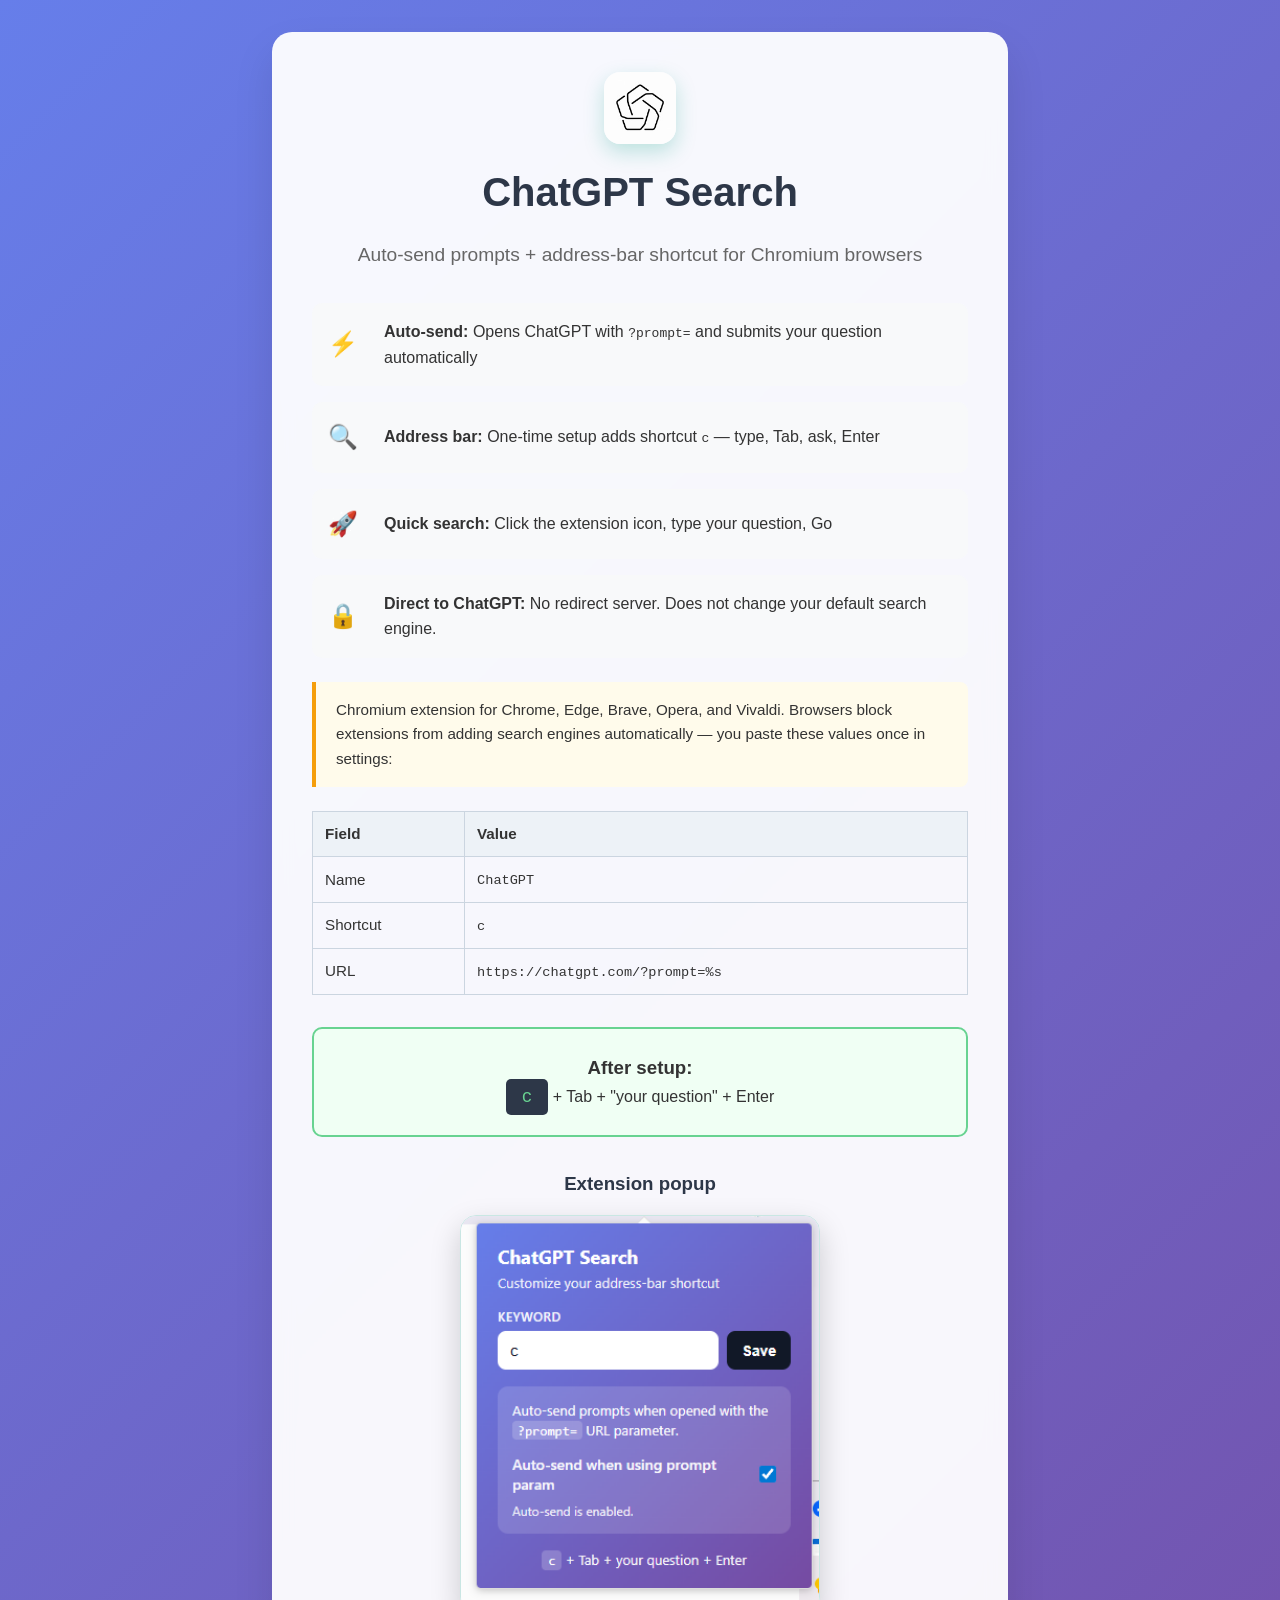
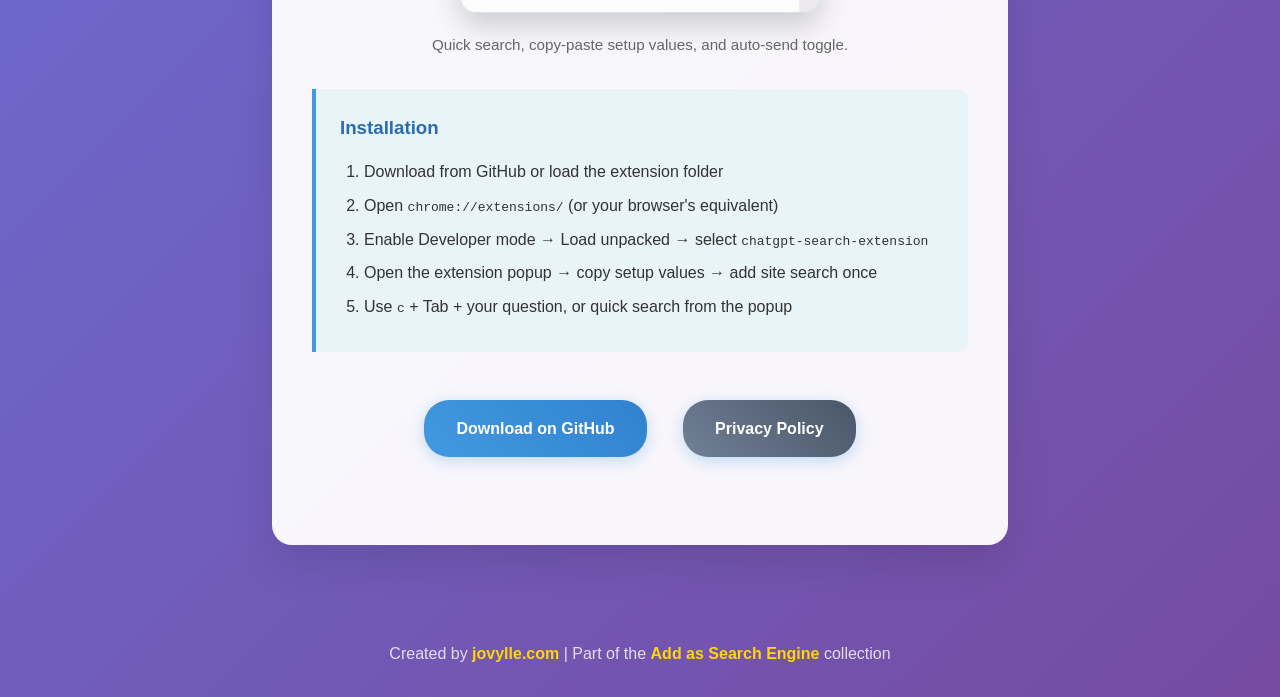
<file: chatgpt-search-extension/index.html>
<!DOCTYPE html>
<html lang="en">
<head>
    <meta charset="UTF-8">
    <meta name="viewport" content="width=device-width, initial-scale=1.0">
    <title>ChatGPT Search — Chromium Extension</title>
    <style>
        * {
            margin: 0;
            padding: 0;
            box-sizing: border-box;
        }
        
        body {
            font-family: -apple-system, BlinkMacSystemFont, 'Segoe UI', Roboto, sans-serif;
            line-height: 1.6;
            color: #333;
            background: linear-gradient(135deg, #667eea 0%, #764ba2 100%);
            min-height: 100vh;
        }
        
        .container {
            max-width: 800px;
            margin: 0 auto;
            padding: 2rem;
        }
        
        .card {
            background: rgba(255, 255, 255, 0.95);
            backdrop-filter: blur(10px);
            border-radius: 20px;
            padding: 2.5rem;
            box-shadow: 0 20px 40px rgba(0, 0, 0, 0.1);
            margin-bottom: 2rem;
        }
        
        h1 {
            color: #2d3748;
            margin-bottom: 1rem;
            font-size: 2.5rem;
            text-align: center;
        }
        
        .subtitle {
            text-align: center;
            color: #666;
            margin-bottom: 2rem;
            font-size: 1.2rem;
        }
        
        .feature {
            display: flex;
            align-items: center;
            margin: 1rem 0;
            padding: 1rem;
            background: #f8f9fa;
            border-radius: 10px;
        }
        
        .feature-icon {
            font-size: 1.5rem;
            margin-right: 1rem;
            min-width: 40px;
        }
        
        .install-steps {
            background: #e8f4f8;
            border-left: 4px solid #4299e1;
            padding: 1.5rem;
            margin: 2rem 0;
            border-radius: 0 10px 10px 0;
        }
        
        .install-steps h3 {
            color: #2b6cb0;
            margin-bottom: 1rem;
        }
        
        .install-steps ol {
            margin-left: 1.5rem;
        }
        
        .install-steps li {
            margin: 0.5rem 0;
        }

        .setup-table {
            width: 100%;
            border-collapse: collapse;
            margin: 1rem 0;
            font-size: 0.95rem;
        }

        .setup-table th,
        .setup-table td {
            border: 1px solid #cbd5e0;
            padding: 0.625rem 0.75rem;
            text-align: left;
        }

        .setup-table th {
            background: #edf2f7;
        }

        .setup-table code {
            font-family: 'Monaco', 'Consolas', monospace;
            font-size: 0.85rem;
            word-break: break-all;
        }
        
        .usage-example {
            background: #f0fff4;
            border: 2px solid #68d391;
            border-radius: 10px;
            padding: 1.5rem;
            margin: 2rem 0;
            text-align: center;
        }
        
        .usage-example code {
            background: #2d3748;
            color: #68d391;
            padding: 0.5rem 1rem;
            border-radius: 5px;
            font-family: 'Monaco', 'Consolas', monospace;
            font-size: 1.1rem;
        }
        
        .footer {
            text-align: center;
            padding: 2rem 0;
            color: rgba(255, 255, 255, 0.8);
        }
        
        .footer a {
            color: #ffd700;
            text-decoration: none;
            font-weight: 600;
        }
        
        .footer a:hover {
            text-decoration: underline;
        }
        
        .download-btn {
            display: inline-block;
            background: linear-gradient(45deg, #4299e1, #3182ce);
            color: white;
            padding: 1rem 2rem;
            border-radius: 25px;
            text-decoration: none;
            font-weight: 600;
            margin: 1rem;
            transition: transform 0.3s ease;
            box-shadow: 0 4px 15px rgba(66, 153, 225, 0.3);
        }
        
        .download-btn:hover {
            transform: translateY(-2px);
            box-shadow: 0 6px 20px rgba(66, 153, 225, 0.4);
        }
        
        .btn-container {
            text-align: center;
            margin: 2rem 0;
        }

        .screenshot-section {
            margin: 2rem 0;
            text-align: center;
        }

        .screenshot-section h3 {
            color: #2d3748;
            margin-bottom: 1rem;
        }

        .screenshot-section img {
            max-width: 100%;
            width: 360px;
            border-radius: 16px;
            box-shadow: 0 12px 30px rgba(0, 0, 0, 0.18);
            border: 1px solid rgba(16, 163, 127, 0.2);
        }

        .screenshot-section p {
            margin-top: 0.75rem;
            color: #666;
            font-size: 0.95rem;
        }

        .brand-icon {
            width: 72px;
            height: 72px;
            border-radius: 16px;
            display: block;
            margin: 0 auto 1rem;
            box-shadow: 0 8px 20px rgba(16, 163, 127, 0.25);
        }

        .note {
            background: #fffbeb;
            border-left: 4px solid #f59e0b;
            padding: 1rem 1.25rem;
            margin: 1.5rem 0;
            border-radius: 0 8px 8px 0;
            font-size: 0.95rem;
        }
    </style>
</head>
<body>
    <div class="container">
        <div class="card">
            <img class="brand-icon" src="icons/icon128.png" alt="ChatGPT Search extension icon">
            <h1>ChatGPT Search</h1>
            <p class="subtitle">Auto-send prompts + address-bar shortcut for Chromium browsers</p>
            
            <div class="feature">
                <span class="feature-icon">⚡</span>
                <div>
                    <strong>Auto-send:</strong> Opens ChatGPT with <code>?prompt=</code> and submits your question automatically
                </div>
            </div>
            
            <div class="feature">
                <span class="feature-icon">🔍</span>
                <div>
                    <strong>Address bar:</strong> One-time setup adds shortcut <code>c</code> — type, Tab, ask, Enter
                </div>
            </div>
            
            <div class="feature">
                <span class="feature-icon">🚀</span>
                <div>
                    <strong>Quick search:</strong> Click the extension icon, type your question, Go
                </div>
            </div>
            
            <div class="feature">
                <span class="feature-icon">🔒</span>
                <div>
                    <strong>Direct to ChatGPT:</strong> No redirect server. Does not change your default search engine.
                </div>
            </div>

            <div class="note">
                Chromium extension for Chrome, Edge, Brave, Opera, and Vivaldi. Browsers block extensions from adding search engines automatically — you paste these values once in settings:
            </div>

            <table class="setup-table">
                <tr><th>Field</th><th>Value</th></tr>
                <tr><td>Name</td><td><code>ChatGPT</code></td></tr>
                <tr><td>Shortcut</td><td><code>c</code></td></tr>
                <tr><td>URL</td><td><code>https://chatgpt.com/?prompt=%s</code></td></tr>
            </table>
            
            <div class="usage-example">
                <h3>After setup:</h3>
                <code>c</code> + Tab + "your question" + Enter
            </div>

            <div class="screenshot-section">
                <h3>Extension popup</h3>
                <img src="screenshots/popup-settings.png" alt="ChatGPT Search popup with quick search, setup guide, and auto-send toggle">
                <p>Quick search, copy-paste setup values, and auto-send toggle.</p>
            </div>
            
            <div class="install-steps">
                <h3>Installation</h3>
                <ol>
                    <li>Download from GitHub or load the extension folder</li>
                    <li>Open <code>chrome://extensions/</code> (or your browser's equivalent)</li>
                    <li>Enable Developer mode → Load unpacked → select <code>chatgpt-search-extension</code></li>
                    <li>Open the extension popup → copy setup values → add site search once</li>
                    <li>Use <code>c</code> + Tab + your question, or quick search from the popup</li>
                </ol>
            </div>
            
            <div class="btn-container">
                <a href="https://github.com/jovylle/add-as-search-engine/tree/main/chatgpt-search-extension" class="download-btn">
                    Download on GitHub
                </a>
                <a href="policy.html" class="download-btn" style="background: linear-gradient(45deg, #718096, #4a5568);">
                    Privacy Policy
                </a>
            </div>
        </div>
    </div>
    
    <footer class="footer">
        <p>Created by <a href="https://jovylle.com">jovylle.com</a> | Part of the <a href="../">Add as Search Engine</a> collection</p>
    </footer>
</body>
</html>
</file>
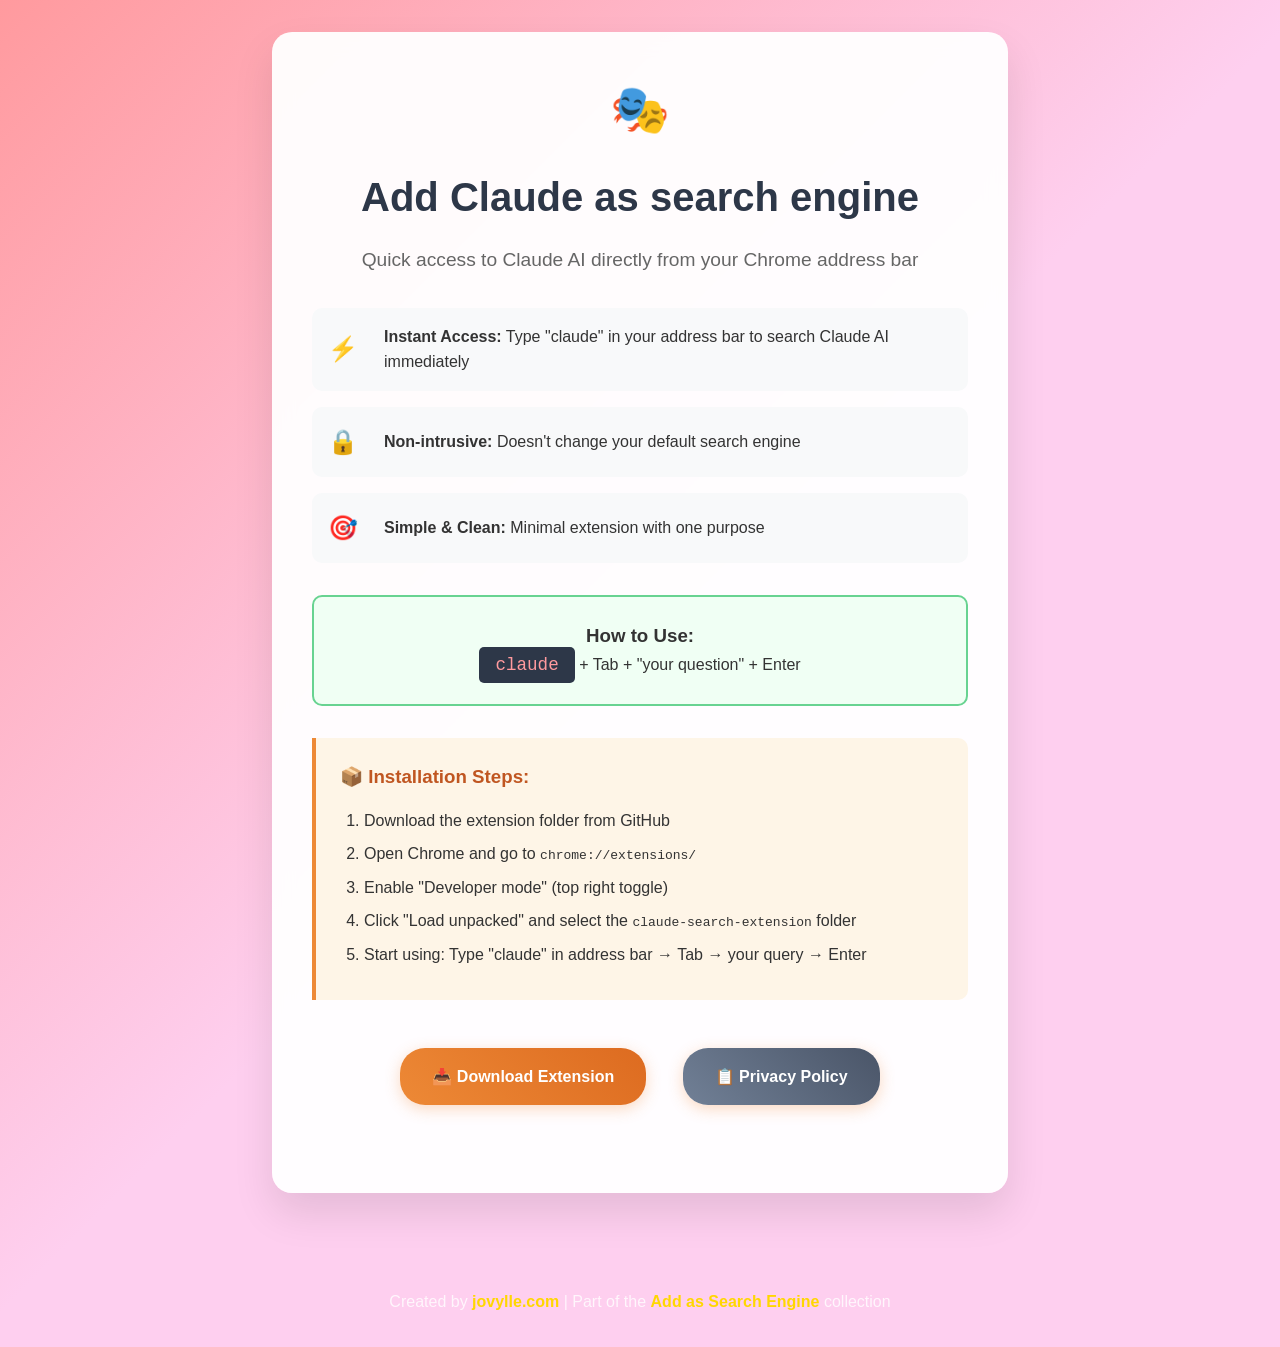
<file: claude-search-extension/index.html>
<!DOCTYPE html>
<html lang="en">
<head>
    <meta charset="UTF-8">
    <meta name="viewport" content="width=device-width, initial-scale=1.0">
    <title>Add Claude as search engine - Chrome Extension</title>
    <style>
        * {
            margin: 0;
            padding: 0;
            box-sizing: border-box;
        }
        
        body {
            font-family: -apple-system, BlinkMacSystemFont, 'Segoe UI', Roboto, sans-serif;
            line-height: 1.6;
            color: #333;
            background: linear-gradient(135deg, #ff9a9e 0%, #fecfef 50%, #fecfef 100%);
            min-height: 100vh;
        }
        
        .container {
            max-width: 800px;
            margin: 0 auto;
            padding: 2rem;
        }
        
        .card {
            background: rgba(255, 255, 255, 0.95);
            backdrop-filter: blur(10px);
            border-radius: 20px;
            padding: 2.5rem;
            box-shadow: 0 20px 40px rgba(0, 0, 0, 0.1);
            margin-bottom: 2rem;
        }
        
        h1 {
            color: #2d3748;
            margin-bottom: 1rem;
            font-size: 2.5rem;
            text-align: center;
        }
        
        .emoji {
            font-size: 3rem;
            display: block;
            text-align: center;
            margin-bottom: 1rem;
        }
        
        .subtitle {
            text-align: center;
            color: #666;
            margin-bottom: 2rem;
            font-size: 1.2rem;
        }
        
        .feature {
            display: flex;
            align-items: center;
            margin: 1rem 0;
            padding: 1rem;
            background: #f8f9fa;
            border-radius: 10px;
        }
        
        .feature-icon {
            font-size: 1.5rem;
            margin-right: 1rem;
            min-width: 40px;
        }
        
        .install-steps {
            background: #fef5e7;
            border-left: 4px solid #ed8936;
            padding: 1.5rem;
            margin: 2rem 0;
            border-radius: 0 10px 10px 0;
        }
        
        .install-steps h3 {
            color: #c05621;
            margin-bottom: 1rem;
        }
        
        .install-steps ol {
            margin-left: 1.5rem;
        }
        
        .install-steps li {
            margin: 0.5rem 0;
        }
        
        .usage-example {
            background: #f0fff4;
            border: 2px solid #68d391;
            border-radius: 10px;
            padding: 1.5rem;
            margin: 2rem 0;
            text-align: center;
        }
        
        .usage-example code {
            background: #2d3748;
            color: #ff9a9e;
            padding: 0.5rem 1rem;
            border-radius: 5px;
            font-family: 'Monaco', 'Consolas', monospace;
            font-size: 1.1rem;
        }
        
        .footer {
            text-align: center;
            padding: 2rem 0;
            color: rgba(255, 255, 255, 0.8);
        }
        
        .footer a {
            color: #ffd700;
            text-decoration: none;
            font-weight: 600;
        }
        
        .footer a:hover {
            text-decoration: underline;
        }
        
        .download-btn {
            display: inline-block;
            background: linear-gradient(45deg, #ed8936, #dd6b20);
            color: white;
            padding: 1rem 2rem;
            border-radius: 25px;
            text-decoration: none;
            font-weight: 600;
            margin: 1rem;
            transition: transform 0.3s ease;
            box-shadow: 0 4px 15px rgba(237, 137, 54, 0.3);
        }
        
        .download-btn:hover {
            transform: translateY(-2px);
            box-shadow: 0 6px 20px rgba(237, 137, 54, 0.4);
        }
        
        .btn-container {
            text-align: center;
            margin: 2rem 0;
        }
    </style>
</head>
<body>
    <div class="container">
        <div class="card">
            <span class="emoji">🎭</span>
            <h1>Add Claude as search engine</h1>
            <p class="subtitle">Quick access to Claude AI directly from your Chrome address bar</p>
            
            <div class="feature">
                <span class="feature-icon">⚡</span>
                <div>
                    <strong>Instant Access:</strong> Type "claude" in your address bar to search Claude AI immediately
                </div>
            </div>
            
            <div class="feature">
                <span class="feature-icon">🔒</span>
                <div>
                    <strong>Non-intrusive:</strong> Doesn't change your default search engine
                </div>
            </div>
            
            <div class="feature">
                <span class="feature-icon">🎯</span>
                <div>
                    <strong>Simple & Clean:</strong> Minimal extension with one purpose
                </div>
            </div>
            
            <div class="usage-example">
                <h3>How to Use:</h3>
                <code>claude</code> + Tab + "your question" + Enter
            </div>
            
            <div class="install-steps">
                <h3>📦 Installation Steps:</h3>
                <ol>
                    <li>Download the extension folder from GitHub</li>
                    <li>Open Chrome and go to <code>chrome://extensions/</code></li>
                    <li>Enable "Developer mode" (top right toggle)</li>
                    <li>Click "Load unpacked" and select the <code>claude-search-extension</code> folder</li>
                    <li>Start using: Type "claude" in address bar → Tab → your query → Enter</li>
                </ol>
            </div>
            
            <div class="btn-container">
                <a href="https://github.com/jovylle/add-as-search-engine/tree/main/claude-search-extension" class="download-btn">
                    📥 Download Extension
                </a>
                <a href="policy.html" class="download-btn" style="background: linear-gradient(45deg, #718096, #4a5568);">
                    📋 Privacy Policy
                </a>
            </div>
        </div>
    </div>
    
    <footer class="footer">
        <p>Created by <a href="https://jovylle.com">jovylle.com</a> | Part of the <a href="../">Add as Search Engine</a> collection</p>
    </footer>
</body>
</html>
</file>
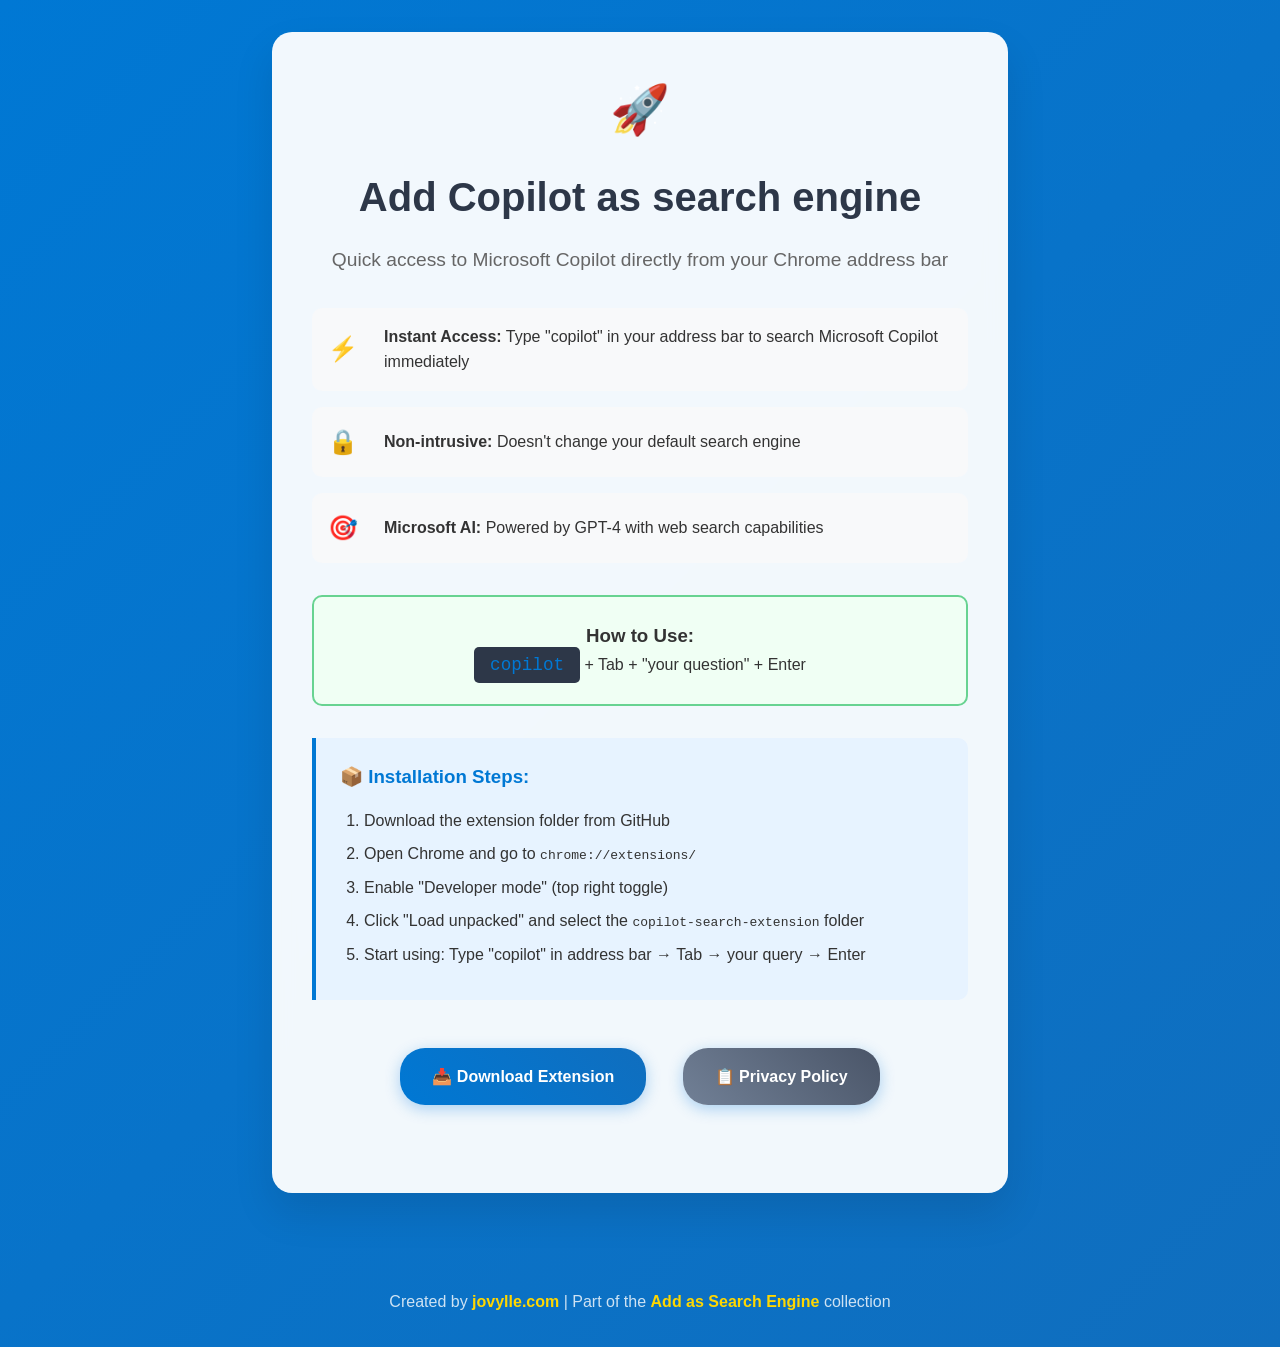
<file: copilot-search-extension/index.html>
<!DOCTYPE html>
<html lang="en">
<head>
    <meta charset="UTF-8">
    <meta name="viewport" content="width=device-width, initial-scale=1.0">
    <title>Add Copilot as search engine - Chrome Extension</title>
    <style>
        * {
            margin: 0;
            padding: 0;
            box-sizing: border-box;
        }
        
        body {
            font-family: -apple-system, BlinkMacSystemFont, 'Segoe UI', Roboto, sans-serif;
            line-height: 1.6;
            color: #333;
            background: linear-gradient(135deg, #0078d4 0%, #106ebe 100%);
            min-height: 100vh;
        }
        
        .container {
            max-width: 800px;
            margin: 0 auto;
            padding: 2rem;
        }
        
        .card {
            background: rgba(255, 255, 255, 0.95);
            backdrop-filter: blur(10px);
            border-radius: 20px;
            padding: 2.5rem;
            box-shadow: 0 20px 40px rgba(0, 0, 0, 0.1);
            margin-bottom: 2rem;
        }
        
        h1 {
            color: #2d3748;
            margin-bottom: 1rem;
            font-size: 2.5rem;
            text-align: center;
        }
        
        .emoji {
            font-size: 3rem;
            display: block;
            text-align: center;
            margin-bottom: 1rem;
        }
        
        .subtitle {
            text-align: center;
            color: #666;
            margin-bottom: 2rem;
            font-size: 1.2rem;
        }
        
        .feature {
            display: flex;
            align-items: center;
            margin: 1rem 0;
            padding: 1rem;
            background: #f8f9fa;
            border-radius: 10px;
        }
        
        .feature-icon {
            font-size: 1.5rem;
            margin-right: 1rem;
            min-width: 40px;
        }
        
        .install-steps {
            background: #e7f3ff;
            border-left: 4px solid #0078d4;
            padding: 1.5rem;
            margin: 2rem 0;
            border-radius: 0 10px 10px 0;
        }
        
        .install-steps h3 {
            color: #0078d4;
            margin-bottom: 1rem;
        }
        
        .install-steps ol {
            margin-left: 1.5rem;
        }
        
        .install-steps li {
            margin: 0.5rem 0;
        }
        
        .usage-example {
            background: #f0fff4;
            border: 2px solid #68d391;
            border-radius: 10px;
            padding: 1.5rem;
            margin: 2rem 0;
            text-align: center;
        }
        
        .usage-example code {
            background: #2d3748;
            color: #0078d4;
            padding: 0.5rem 1rem;
            border-radius: 5px;
            font-family: 'Monaco', 'Consolas', monospace;
            font-size: 1.1rem;
        }
        
        .footer {
            text-align: center;
            padding: 2rem 0;
            color: rgba(255, 255, 255, 0.8);
        }
        
        .footer a {
            color: #ffd700;
            text-decoration: none;
            font-weight: 600;
        }
        
        .footer a:hover {
            text-decoration: underline;
        }
        
        .download-btn {
            display: inline-block;
            background: linear-gradient(45deg, #0078d4, #106ebe);
            color: white;
            padding: 1rem 2rem;
            border-radius: 25px;
            text-decoration: none;
            font-weight: 600;
            margin: 1rem;
            transition: transform 0.3s ease;
            box-shadow: 0 4px 15px rgba(0, 120, 212, 0.3);
        }
        
        .download-btn:hover {
            transform: translateY(-2px);
            box-shadow: 0 6px 20px rgba(0, 120, 212, 0.4);
        }
        
        .btn-container {
            text-align: center;
            margin: 2rem 0;
        }
    </style>
</head>
<body>
    <div class="container">
        <div class="card">
            <span class="emoji">🚀</span>
            <h1>Add Copilot as search engine</h1>
            <p class="subtitle">Quick access to Microsoft Copilot directly from your Chrome address bar</p>
            
            <div class="feature">
                <span class="feature-icon">⚡</span>
                <div>
                    <strong>Instant Access:</strong> Type "copilot" in your address bar to search Microsoft Copilot immediately
                </div>
            </div>
            
            <div class="feature">
                <span class="feature-icon">🔒</span>
                <div>
                    <strong>Non-intrusive:</strong> Doesn't change your default search engine
                </div>
            </div>
            
            <div class="feature">
                <span class="feature-icon">🎯</span>
                <div>
                    <strong>Microsoft AI:</strong> Powered by GPT-4 with web search capabilities
                </div>
            </div>
            
            <div class="usage-example">
                <h3>How to Use:</h3>
                <code>copilot</code> + Tab + "your question" + Enter
            </div>
            
            <div class="install-steps">
                <h3>📦 Installation Steps:</h3>
                <ol>
                    <li>Download the extension folder from GitHub</li>
                    <li>Open Chrome and go to <code>chrome://extensions/</code></li>
                    <li>Enable "Developer mode" (top right toggle)</li>
                    <li>Click "Load unpacked" and select the <code>copilot-search-extension</code> folder</li>
                    <li>Start using: Type "copilot" in address bar → Tab → your query → Enter</li>
                </ol>
            </div>
            
            <div class="btn-container">
                <a href="https://github.com/jovylle/add-as-search-engine/tree/main/copilot-search-extension" class="download-btn">
                    📥 Download Extension
                </a>
                <a href="policy.html" class="download-btn" style="background: linear-gradient(45deg, #718096, #4a5568);">
                    📋 Privacy Policy
                </a>
            </div>
        </div>
    </div>
    
    <footer class="footer">
        <p>Created by <a href="https://jovylle.com">jovylle.com</a> | Part of the <a href="../">Add as Search Engine</a> collection</p>
    </footer>
</body>
</html>
</file>
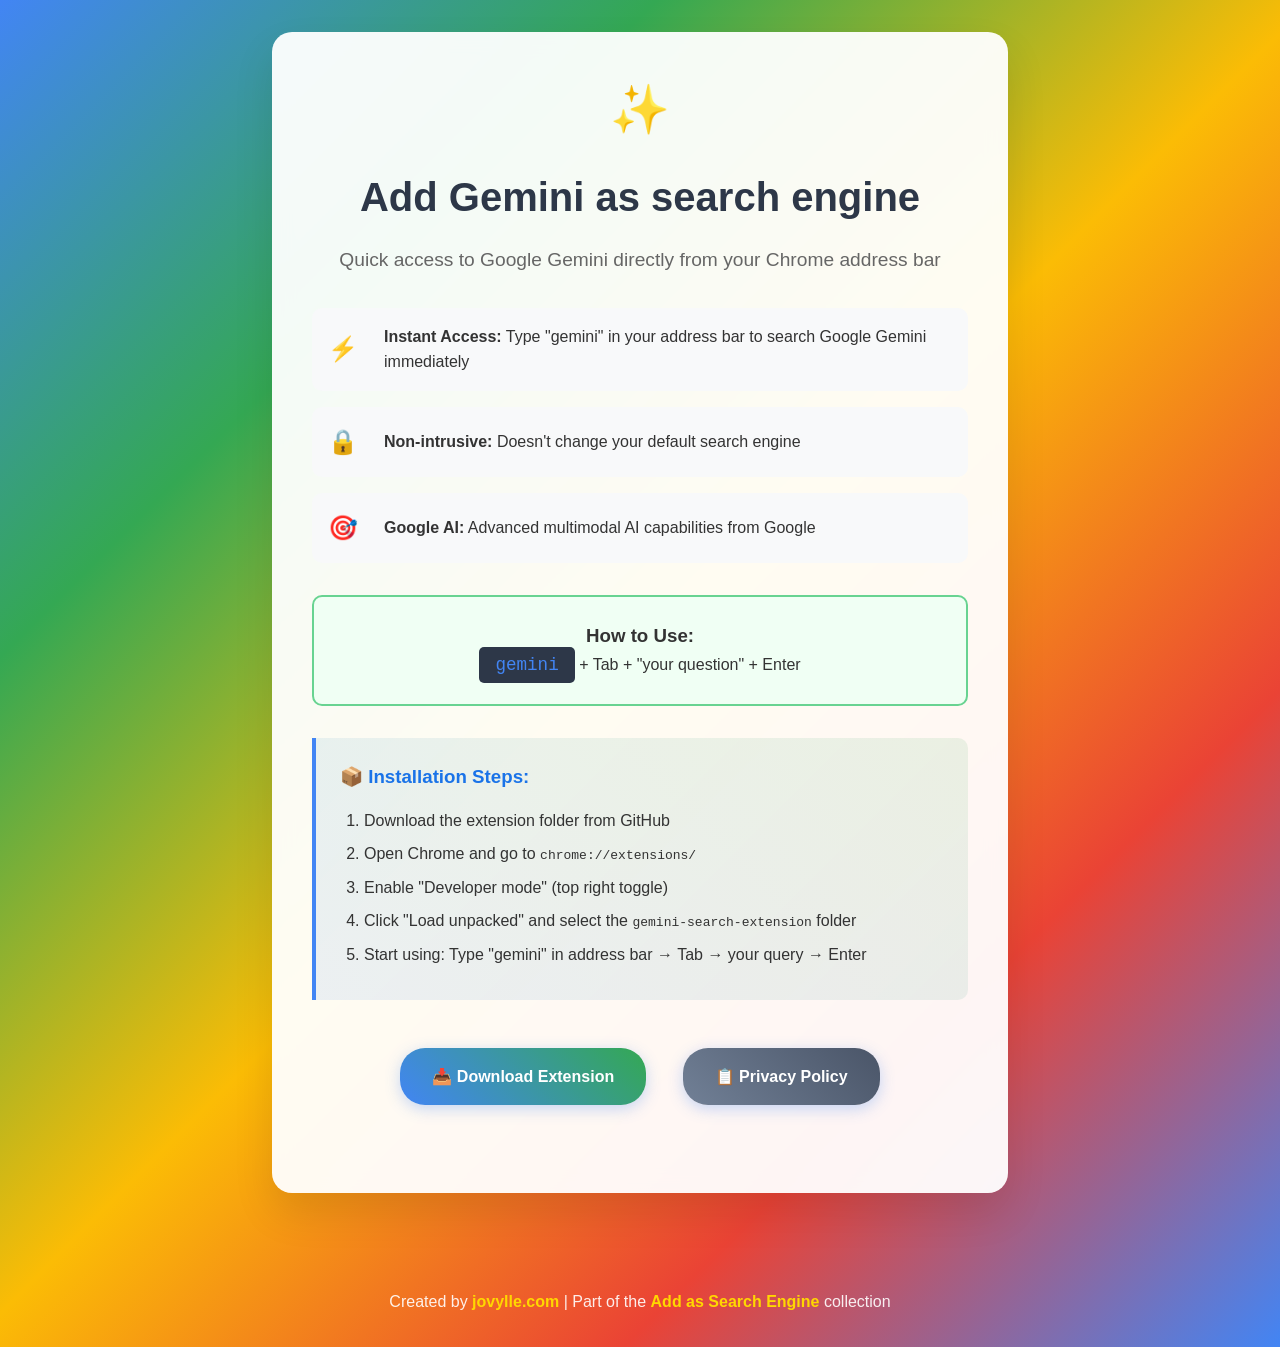
<file: gemini-search-extension/index.html>
<!DOCTYPE html>
<html lang="en">
<head>
    <meta charset="UTF-8">
    <meta name="viewport" content="width=device-width, initial-scale=1.0">
    <title>Add Gemini as search engine - Chrome Extension</title>
    <style>
        * {
            margin: 0;
            padding: 0;
            box-sizing: border-box;
        }
        
        body {
            font-family: -apple-system, BlinkMacSystemFont, 'Segoe UI', Roboto, sans-serif;
            line-height: 1.6;
            color: #333;
            background: linear-gradient(135deg, #4285f4 0%, #34a853 25%, #fbbc05 50%, #ea4335 75%, #4285f4 100%);
            min-height: 100vh;
        }
        
        .container {
            max-width: 800px;
            margin: 0 auto;
            padding: 2rem;
        }
        
        .card {
            background: rgba(255, 255, 255, 0.95);
            backdrop-filter: blur(10px);
            border-radius: 20px;
            padding: 2.5rem;
            box-shadow: 0 20px 40px rgba(0, 0, 0, 0.1);
            margin-bottom: 2rem;
        }
        
        h1 {
            color: #2d3748;
            margin-bottom: 1rem;
            font-size: 2.5rem;
            text-align: center;
        }
        
        .emoji {
            font-size: 3rem;
            display: block;
            text-align: center;
            margin-bottom: 1rem;
        }
        
        .subtitle {
            text-align: center;
            color: #666;
            margin-bottom: 2rem;
            font-size: 1.2rem;
        }
        
        .feature {
            display: flex;
            align-items: center;
            margin: 1rem 0;
            padding: 1rem;
            background: #f8f9fa;
            border-radius: 10px;
        }
        
        .feature-icon {
            font-size: 1.5rem;
            margin-right: 1rem;
            min-width: 40px;
        }
        
        .install-steps {
            background: linear-gradient(45deg, rgba(66, 133, 244, 0.1), rgba(52, 168, 83, 0.1));
            border-left: 4px solid #4285f4;
            padding: 1.5rem;
            margin: 2rem 0;
            border-radius: 0 10px 10px 0;
        }
        
        .install-steps h3 {
            color: #1a73e8;
            margin-bottom: 1rem;
        }
        
        .install-steps ol {
            margin-left: 1.5rem;
        }
        
        .install-steps li {
            margin: 0.5rem 0;
        }
        
        .usage-example {
            background: #f0fff4;
            border: 2px solid #68d391;
            border-radius: 10px;
            padding: 1.5rem;
            margin: 2rem 0;
            text-align: center;
        }
        
        .usage-example code {
            background: #2d3748;
            color: #4285f4;
            padding: 0.5rem 1rem;
            border-radius: 5px;
            font-family: 'Monaco', 'Consolas', monospace;
            font-size: 1.1rem;
        }
        
        .footer {
            text-align: center;
            padding: 2rem 0;
            color: rgba(255, 255, 255, 0.9);
        }
        
        .footer a {
            color: #ffd700;
            text-decoration: none;
            font-weight: 600;
        }
        
        .footer a:hover {
            text-decoration: underline;
        }
        
        .download-btn {
            display: inline-block;
            background: linear-gradient(45deg, #4285f4, #34a853);
            color: white;
            padding: 1rem 2rem;
            border-radius: 25px;
            text-decoration: none;
            font-weight: 600;
            margin: 1rem;
            transition: transform 0.3s ease;
            box-shadow: 0 4px 15px rgba(66, 133, 244, 0.3);
        }
        
        .download-btn:hover {
            transform: translateY(-2px);
            box-shadow: 0 6px 20px rgba(66, 133, 244, 0.4);
        }
        
        .btn-container {
            text-align: center;
            margin: 2rem 0;
        }
    </style>
</head>
<body>
    <div class="container">
        <div class="card">
            <span class="emoji">✨</span>
            <h1>Add Gemini as search engine</h1>
            <p class="subtitle">Quick access to Google Gemini directly from your Chrome address bar</p>
            
            <div class="feature">
                <span class="feature-icon">⚡</span>
                <div>
                    <strong>Instant Access:</strong> Type "gemini" in your address bar to search Google Gemini immediately
                </div>
            </div>
            
            <div class="feature">
                <span class="feature-icon">🔒</span>
                <div>
                    <strong>Non-intrusive:</strong> Doesn't change your default search engine
                </div>
            </div>
            
            <div class="feature">
                <span class="feature-icon">🎯</span>
                <div>
                    <strong>Google AI:</strong> Advanced multimodal AI capabilities from Google
                </div>
            </div>
            
            <div class="usage-example">
                <h3>How to Use:</h3>
                <code>gemini</code> + Tab + "your question" + Enter
            </div>
            
            <div class="install-steps">
                <h3>📦 Installation Steps:</h3>
                <ol>
                    <li>Download the extension folder from GitHub</li>
                    <li>Open Chrome and go to <code>chrome://extensions/</code></li>
                    <li>Enable "Developer mode" (top right toggle)</li>
                    <li>Click "Load unpacked" and select the <code>gemini-search-extension</code> folder</li>
                    <li>Start using: Type "gemini" in address bar → Tab → your query → Enter</li>
                </ol>
            </div>
            
            <div class="btn-container">
                <a href="https://github.com/jovylle/add-as-search-engine/tree/main/gemini-search-extension" class="download-btn">
                    📥 Download Extension
                </a>
                <a href="policy.html" class="download-btn" style="background: linear-gradient(45deg, #718096, #4a5568);">
                    📋 Privacy Policy
                </a>
            </div>
        </div>
    </div>
    
    <footer class="footer">
        <p>Created by <a href="https://jovylle.com">jovylle.com</a> | Part of the <a href="../">Add as Search Engine</a> collection</p>
    </footer>
</body>
</html>
</file>
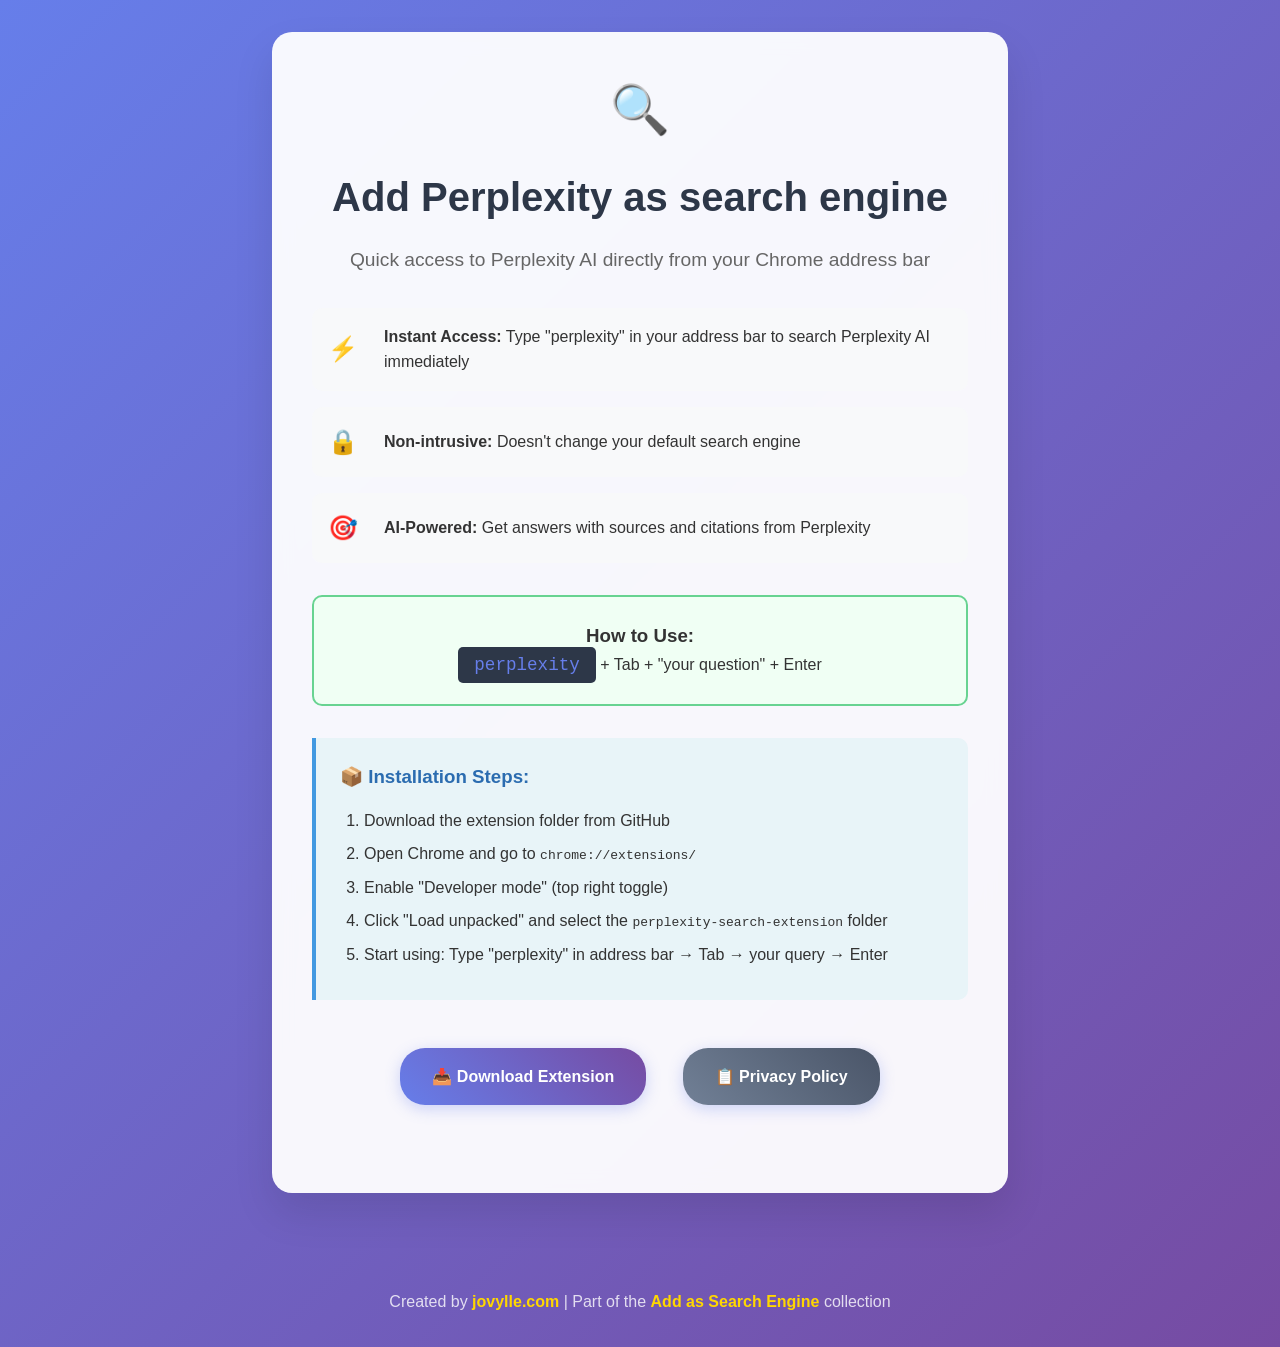
<file: perplexity-search-extension/index.html>
<!DOCTYPE html>
<html lang="en">
<head>
    <meta charset="UTF-8">
    <meta name="viewport" content="width=device-width, initial-scale=1.0">
    <title>Add Perplexity as search engine - Chrome Extension</title>
    <style>
        * {
            margin: 0;
            padding: 0;
            box-sizing: border-box;
        }
        
        body {
            font-family: -apple-system, BlinkMacSystemFont, 'Segoe UI', Roboto, sans-serif;
            line-height: 1.6;
            color: #333;
            background: linear-gradient(135deg, #667eea 0%, #764ba2 100%);
            min-height: 100vh;
        }
        
        .container {
            max-width: 800px;
            margin: 0 auto;
            padding: 2rem;
        }
        
        .card {
            background: rgba(255, 255, 255, 0.95);
            backdrop-filter: blur(10px);
            border-radius: 20px;
            padding: 2.5rem;
            box-shadow: 0 20px 40px rgba(0, 0, 0, 0.1);
            margin-bottom: 2rem;
        }
        
        h1 {
            color: #2d3748;
            margin-bottom: 1rem;
            font-size: 2.5rem;
            text-align: center;
        }
        
        .emoji {
            font-size: 3rem;
            display: block;
            text-align: center;
            margin-bottom: 1rem;
        }
        
        .subtitle {
            text-align: center;
            color: #666;
            margin-bottom: 2rem;
            font-size: 1.2rem;
        }
        
        .feature {
            display: flex;
            align-items: center;
            margin: 1rem 0;
            padding: 1rem;
            background: #f8f9fa;
            border-radius: 10px;
        }
        
        .feature-icon {
            font-size: 1.5rem;
            margin-right: 1rem;
            min-width: 40px;
        }
        
        .install-steps {
            background: #e8f4f8;
            border-left: 4px solid #4299e1;
            padding: 1.5rem;
            margin: 2rem 0;
            border-radius: 0 10px 10px 0;
        }
        
        .install-steps h3 {
            color: #2b6cb0;
            margin-bottom: 1rem;
        }
        
        .install-steps ol {
            margin-left: 1.5rem;
        }
        
        .install-steps li {
            margin: 0.5rem 0;
        }
        
        .usage-example {
            background: #f0fff4;
            border: 2px solid #68d391;
            border-radius: 10px;
            padding: 1.5rem;
            margin: 2rem 0;
            text-align: center;
        }
        
        .usage-example code {
            background: #2d3748;
            color: #667eea;
            padding: 0.5rem 1rem;
            border-radius: 5px;
            font-family: 'Monaco', 'Consolas', monospace;
            font-size: 1.1rem;
        }
        
        .footer {
            text-align: center;
            padding: 2rem 0;
            color: rgba(255, 255, 255, 0.8);
        }
        
        .footer a {
            color: #ffd700;
            text-decoration: none;
            font-weight: 600;
        }
        
        .footer a:hover {
            text-decoration: underline;
        }
        
        .download-btn {
            display: inline-block;
            background: linear-gradient(45deg, #667eea, #764ba2);
            color: white;
            padding: 1rem 2rem;
            border-radius: 25px;
            text-decoration: none;
            font-weight: 600;
            margin: 1rem;
            transition: transform 0.3s ease;
            box-shadow: 0 4px 15px rgba(102, 126, 234, 0.3);
        }
        
        .download-btn:hover {
            transform: translateY(-2px);
            box-shadow: 0 6px 20px rgba(102, 126, 234, 0.4);
        }
        
        .btn-container {
            text-align: center;
            margin: 2rem 0;
        }
    </style>
</head>
<body>
    <div class="container">
        <div class="card">
            <span class="emoji">🔍</span>
            <h1>Add Perplexity as search engine</h1>
            <p class="subtitle">Quick access to Perplexity AI directly from your Chrome address bar</p>
            
            <div class="feature">
                <span class="feature-icon">⚡</span>
                <div>
                    <strong>Instant Access:</strong> Type "perplexity" in your address bar to search Perplexity AI immediately
                </div>
            </div>
            
            <div class="feature">
                <span class="feature-icon">🔒</span>
                <div>
                    <strong>Non-intrusive:</strong> Doesn't change your default search engine
                </div>
            </div>
            
            <div class="feature">
                <span class="feature-icon">🎯</span>
                <div>
                    <strong>AI-Powered:</strong> Get answers with sources and citations from Perplexity
                </div>
            </div>
            
            <div class="usage-example">
                <h3>How to Use:</h3>
                <code>perplexity</code> + Tab + "your question" + Enter
            </div>
            
            <div class="install-steps">
                <h3>📦 Installation Steps:</h3>
                <ol>
                    <li>Download the extension folder from GitHub</li>
                    <li>Open Chrome and go to <code>chrome://extensions/</code></li>
                    <li>Enable "Developer mode" (top right toggle)</li>
                    <li>Click "Load unpacked" and select the <code>perplexity-search-extension</code> folder</li>
                    <li>Start using: Type "perplexity" in address bar → Tab → your query → Enter</li>
                </ol>
            </div>
            
            <div class="btn-container">
                <a href="https://github.com/jovylle/add-as-search-engine/tree/main/perplexity-search-extension" class="download-btn">
                    📥 Download Extension
                </a>
                <a href="policy.html" class="download-btn" style="background: linear-gradient(45deg, #718096, #4a5568);">
                    📋 Privacy Policy
                </a>
            </div>
        </div>
    </div>
    
    <footer class="footer">
        <p>Created by <a href="https://jovylle.com">jovylle.com</a> | Part of the <a href="../">Add as Search Engine</a> collection</p>
    </footer>
</body>
</html>
</file>
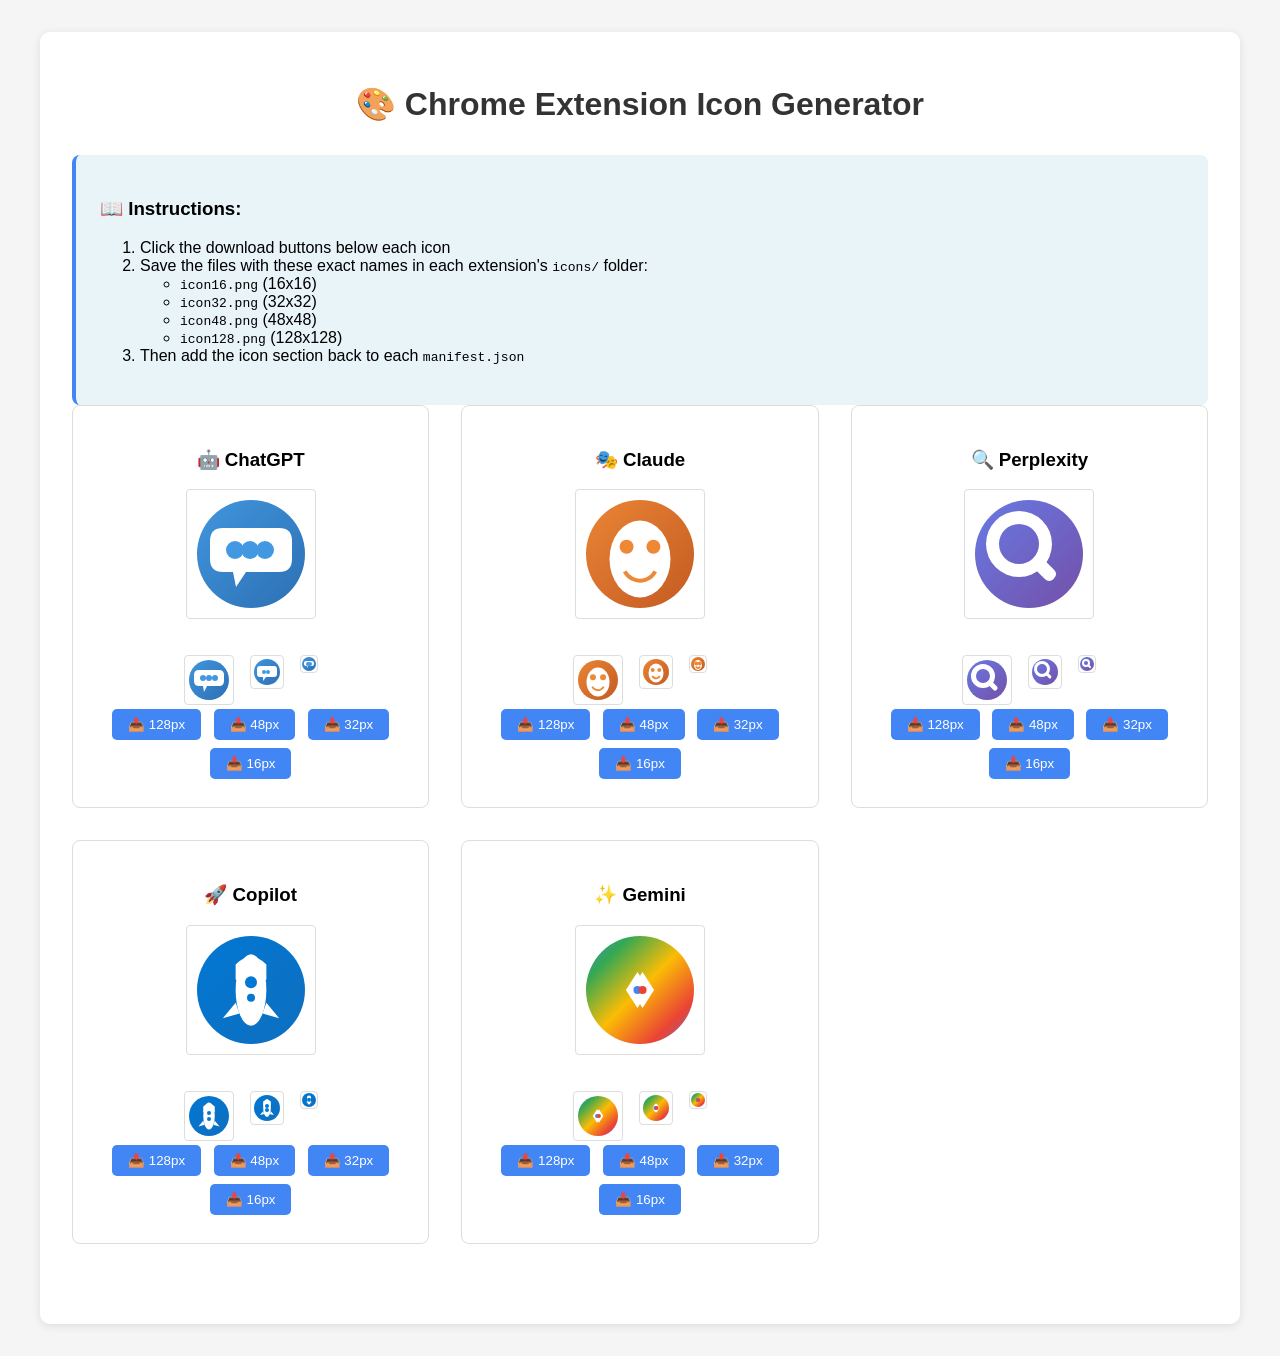
<file: icon-generator.html>
<!DOCTYPE html>
<html lang="en">
<head>
    <meta charset="UTF-8">
    <meta name="viewport" content="width=device-width, initial-scale=1.0">
    <title>Icon Generator - Add as Search Engine Extensions</title>
    <style>
        body {
            font-family: -apple-system, BlinkMacSystemFont, 'Segoe UI', Roboto, sans-serif;
            padding: 2rem;
            max-width: 1200px;
            margin: 0 auto;
            background: #f5f5f5;
        }
        .container {
            background: white;
            padding: 2rem;
            border-radius: 10px;
            box-shadow: 0 2px 10px rgba(0,0,0,0.1);
        }
        h1 {
            color: #333;
            text-align: center;
            margin-bottom: 2rem;
        }
        .icon-grid {
            display: grid;
            grid-template-columns: repeat(auto-fit, minmax(300px, 1fr));
            gap: 2rem;
            margin-bottom: 3rem;
        }
        .icon-card {
            border: 1px solid #ddd;
            border-radius: 8px;
            padding: 1.5rem;
            text-align: center;
        }
        .icon-preview {
            width: 128px;
            height: 128px;
            margin: 0 auto 1rem;
        }
        .icon-sizes {
            display: flex;
            justify-content: center;
            gap: 1rem;
            margin-top: 1rem;
        }
        .size-option {
            width: 64px;
            height: 64px;
        }
        .download-btn {
            background: #4285f4;
            color: white;
            border: none;
            padding: 0.5rem 1rem;
            border-radius: 5px;
            cursor: pointer;
            margin: 0.25rem;
        }
        .download-btn:hover {
            background: #3367d6;
        }
        .instructions {
            background: #e8f4f8;
            padding: 1.5rem;
            border-radius: 8px;
            border-left: 4px solid #4285f4;
        }
        canvas {
            border: 1px solid #ddd;
            border-radius: 4px;
        }
    </style>
</head>
<body>
    <div class="container">
        <h1>🎨 Chrome Extension Icon Generator</h1>
        
        <div class="instructions">
            <h3>📖 Instructions:</h3>
            <ol>
                <li>Click the download buttons below each icon</li>
                <li>Save the files with these exact names in each extension's <code>icons/</code> folder:</li>
                <ul>
                    <li><code>icon16.png</code> (16x16)</li>
                    <li><code>icon32.png</code> (32x32)</li>
                    <li><code>icon48.png</code> (48x48)</li>
                    <li><code>icon128.png</code> (128x128)</li>
                </ul>
                <li>Then add the icon section back to each <code>manifest.json</code></li>
            </ol>
        </div>

        <div class="icon-grid">
            <!-- ChatGPT Icon -->
            <div class="icon-card">
                <h3>🤖 ChatGPT</h3>
                <canvas id="chatgpt-128" class="icon-preview" width="128" height="128"></canvas>
                <div class="icon-sizes">
                    <canvas id="chatgpt-48" class="size-option" width="48" height="48"></canvas>
                    <canvas id="chatgpt-32" class="size-option" width="32" height="32"></canvas>
                    <canvas id="chatgpt-16" class="size-option" width="16" height="16"></canvas>
                </div>
                <div>
                    <button class="download-btn" onclick="downloadIcon('chatgpt', 128)">📥 128px</button>
                    <button class="download-btn" onclick="downloadIcon('chatgpt', 48)">📥 48px</button>
                    <button class="download-btn" onclick="downloadIcon('chatgpt', 32)">📥 32px</button>
                    <button class="download-btn" onclick="downloadIcon('chatgpt', 16)">📥 16px</button>
                </div>
            </div>

            <!-- Claude Icon -->
            <div class="icon-card">
                <h3>🎭 Claude</h3>
                <canvas id="claude-128" class="icon-preview" width="128" height="128"></canvas>
                <div class="icon-sizes">
                    <canvas id="claude-48" class="size-option" width="48" height="48"></canvas>
                    <canvas id="claude-32" class="size-option" width="32" height="32"></canvas>
                    <canvas id="claude-16" class="size-option" width="16" height="16"></canvas>
                </div>
                <div>
                    <button class="download-btn" onclick="downloadIcon('claude', 128)">📥 128px</button>
                    <button class="download-btn" onclick="downloadIcon('claude', 48)">📥 48px</button>
                    <button class="download-btn" onclick="downloadIcon('claude', 32)">📥 32px</button>
                    <button class="download-btn" onclick="downloadIcon('claude', 16)">📥 16px</button>
                </div>
            </div>

            <!-- Perplexity Icon -->
            <div class="icon-card">
                <h3>🔍 Perplexity</h3>
                <canvas id="perplexity-128" class="icon-preview" width="128" height="128"></canvas>
                <div class="icon-sizes">
                    <canvas id="perplexity-48" class="size-option" width="48" height="48"></canvas>
                    <canvas id="perplexity-32" class="size-option" width="32" height="32"></canvas>
                    <canvas id="perplexity-16" class="size-option" width="16" height="16"></canvas>
                </div>
                <div>
                    <button class="download-btn" onclick="downloadIcon('perplexity', 128)">📥 128px</button>
                    <button class="download-btn" onclick="downloadIcon('perplexity', 48)">📥 48px</button>
                    <button class="download-btn" onclick="downloadIcon('perplexity', 32)">📥 32px</button>
                    <button class="download-btn" onclick="downloadIcon('perplexity', 16)">📥 16px</button>
                </div>
            </div>

            <!-- Copilot Icon -->
            <div class="icon-card">
                <h3>🚀 Copilot</h3>
                <canvas id="copilot-128" class="icon-preview" width="128" height="128"></canvas>
                <div class="icon-sizes">
                    <canvas id="copilot-48" class="size-option" width="48" height="48"></canvas>
                    <canvas id="copilot-32" class="size-option" width="32" height="32"></canvas>
                    <canvas id="copilot-16" class="size-option" width="16" height="16"></canvas>
                </div>
                <div>
                    <button class="download-btn" onclick="downloadIcon('copilot', 128)">📥 128px</button>
                    <button class="download-btn" onclick="downloadIcon('copilot', 48)">📥 48px</button>
                    <button class="download-btn" onclick="downloadIcon('copilot', 32)">📥 32px</button>
                    <button class="download-btn" onclick="downloadIcon('copilot', 16)">📥 16px</button>
                </div>
            </div>

            <!-- Gemini Icon -->
            <div class="icon-card">
                <h3>✨ Gemini</h3>
                <canvas id="gemini-128" class="icon-preview" width="128" height="128"></canvas>
                <div class="icon-sizes">
                    <canvas id="gemini-48" class="size-option" width="48" height="48"></canvas>
                    <canvas id="gemini-32" class="size-option" width="32" height="32"></canvas>
                    <canvas id="gemini-16" class="size-option" width="16" height="16"></canvas>
                </div>
                <div>
                    <button class="download-btn" onclick="downloadIcon('gemini', 128)">📥 128px</button>
                    <button class="download-btn" onclick="downloadIcon('gemini', 48)">📥 48px</button>
                    <button class="download-btn" onclick="downloadIcon('gemini', 32)">📥 32px</button>
                    <button class="download-btn" onclick="downloadIcon('gemini', 16)">📥 16px</button>
                </div>
            </div>
        </div>
    </div>

    <script>
        // Utilities for crisp, uniform rendering
        function setupCanvas(canvas, size) {
            const ratio = Math.ceil(window.devicePixelRatio || 1);
            canvas.width = size * ratio;
            canvas.height = size * ratio;
            canvas.style.width = size + 'px';
            canvas.style.height = size + 'px';
            const ctx = canvas.getContext('2d');
            ctx.setTransform(ratio, 0, 0, ratio, 0, 0);
            ctx.clearRect(0, 0, size, size);
            return ctx;
        }

        function sizeTier(size) {
            if (size <= 16) return 'xs';
            if (size <= 32) return 'sm';
            if (size <= 48) return 'md';
            return 'lg';
        }

        function bgCircle(ctx, size, stops) {
            const pad = Math.round(size * 0.08);
            const r = (size / 2) - pad;
            const gradient = ctx.createLinearGradient(0, 0, size, size);
            stops.forEach(([off, color]) => gradient.addColorStop(off, color));
            ctx.fillStyle = gradient;
            ctx.beginPath();
            ctx.arc(size / 2, size / 2, r, 0, Math.PI * 2);
            ctx.fill();
        }

        function strokePx(size, factor, min = 1) {
            // Round to integer pixels for crispness
            return Math.max(min, Math.round(size * factor));
        }

        function roundedRectPath(ctx, x, y, w, h, r) {
            const rr = Math.min(r, w / 2, h / 2);
            ctx.beginPath();
            ctx.moveTo(x + rr, y);
            ctx.lineTo(x + w - rr, y);
            ctx.quadraticCurveTo(x + w, y, x + w, y + rr);
            ctx.lineTo(x + w, y + h - rr);
            ctx.quadraticCurveTo(x + w, y + h, x + w - rr, y + h);
            ctx.lineTo(x + rr, y + h);
            ctx.quadraticCurveTo(x, y + h, x, y + h - rr);
            ctx.lineTo(x, y + rr);
            ctx.quadraticCurveTo(x, y, x + rr, y);
            ctx.closePath();
        }

        // ChatGPT
        function drawChatGPTIcon(ctx, size) {
            bgCircle(ctx, size, [[0, '#4299e1'], [1, '#2b6cb0']]);
            const pad = Math.round(size * 0.18);
            const bubbleW = size - pad * 2;
            const bubbleH = Math.round(size * 0.34);
            const x = pad;
            const y = Math.round(size * 0.30);
            ctx.fillStyle = '#ffffff';
            roundedRectPath(ctx, x, y, bubbleW, bubbleH, Math.round(size * 0.10));
            ctx.fill();
            // Tail
            const tailW = Math.round(size * 0.18);
            const tailH = Math.round(size * 0.12);
            ctx.beginPath();
            ctx.moveTo(x + Math.round(size * 0.18), y + bubbleH);
            ctx.lineTo(x + Math.round(size * 0.28), y + bubbleH);
            ctx.lineTo(x + Math.round(size * 0.20), y + bubbleH + tailH);
            ctx.closePath();
            ctx.fill();
            // Dots (simplify for small sizes)
            const tier = sizeTier(size);
            const dotR = tier === 'xs' ? 2 : tier === 'sm' ? Math.max(2, Math.round(size * 0.07)) : Math.round(size * 0.07);
            const dotY = y + Math.round(bubbleH / 2);
            const dotColor = '#4299e1';
            ctx.fillStyle = dotColor;
            const dots = tier === 'xs' ? 2 : tier === 'sm' ? 2 : 3;
            const startX = x + Math.round(bubbleW * (dots === 2 ? 0.35 : 0.30));
            const gap = Math.round(size * 0.12);
            for (let i = 0; i < dots; i++) {
                ctx.beginPath();
                ctx.arc(startX + i * gap, dotY, dotR, 0, Math.PI * 2);
                ctx.fill();
            }
        }

        // Claude
        function drawClaudeIcon(ctx, size) {
            bgCircle(ctx, size, [[0, '#ed8936'], [1, '#c05621']]);
            ctx.fillStyle = '#ffffff';
            const faceW = Math.round(size * 0.48);
            const faceH = Math.round(size * 0.60);
            const cx = size / 2, cy = Math.round(size * 0.54);
            ctx.beginPath();
            ctx.ellipse(cx, cy, faceW / 2, faceH / 2, 0, 0, Math.PI * 2);
            ctx.fill();
            // Eyes
            const eyeR = Math.max(2, Math.round(size * 0.055));
            ctx.fillStyle = '#ed8936';
            ctx.beginPath(); ctx.arc(cx - faceW * 0.22, cy - faceH * 0.16, eyeR, 0, Math.PI * 2); ctx.fill();
            ctx.beginPath(); ctx.arc(cx + faceW * 0.22, cy - faceH * 0.16, eyeR, 0, Math.PI * 2); ctx.fill();
            // Smile (stroke with integer width)
            ctx.strokeStyle = '#ed8936';
            ctx.lineWidth = strokePx(size, 0.035, 2);
            ctx.beginPath();
            ctx.arc(cx, cy + faceH * 0.06, faceW * 0.28, 0.15 * Math.PI, 0.85 * Math.PI);
            ctx.stroke();
        }

        // Perplexity
        function drawPerplexityIcon(ctx, size) {
            bgCircle(ctx, size, [[0, '#667eea'], [1, '#764ba2']]);
            const cx = size / 2, cy = size / 2;
            const offset = Math.round(size * 0.08);
            const outerR = Math.round(size * 0.26);
            const ring = Math.max(2, Math.round(size * 0.10));
            // Lens ring as donut (avoids stroke blur)
            ctx.fillStyle = '#ffffff';
            ctx.beginPath();
            ctx.arc(cx - offset, cy - offset, outerR, 0, Math.PI * 2);
            ctx.arc(cx - offset, cy - offset, outerR - ring, 0, Math.PI * 2, true);
            if (ctx.fill) {
                // Safari/Chrome support evenodd via parameter
                ctx.fill('evenodd');
            } else {
                // Fallback: composite punch-out
                ctx.fill();
                ctx.save();
                ctx.globalCompositeOperation = 'destination-out';
                ctx.beginPath();
                ctx.arc(cx - offset, cy - offset, outerR - ring, 0, Math.PI * 2);
                ctx.fill();
                ctx.restore();
            }
            // Handle (rounded rect)
            ctx.save();
            ctx.translate(cx + Math.round(size * 0.04), cy + Math.round(size * 0.04));
            ctx.rotate(45 * Math.PI / 180);
            const hw = Math.round(size * 0.22); // length
            const hh = Math.round(size * 0.10); // thickness
            ctx.fillStyle = '#ffffff';
            roundedRectPath(ctx, 0, -hh / 2, hw, hh, Math.round(hh / 2));
            ctx.fill();
            ctx.restore();
        }

        // Copilot
        function drawCopilotIcon(ctx, size) {
            bgCircle(ctx, size, [[0, '#0078d4'], [1, '#106ebe']]);
            ctx.fillStyle = '#ffffff';
            const cx = size / 2, cy = size / 2;
            // Body
            ctx.beginPath();
            ctx.ellipse(cx, cy, size * 0.12, size * 0.28, 0, 0, Math.PI * 2);
            ctx.fill();
            // Nose cone
            ctx.beginPath();
            ctx.moveTo(cx - size * 0.12, cy - size * 0.20);
            ctx.quadraticCurveTo(cx, cy - size * 0.32, cx + size * 0.12, cy - size * 0.20);
            ctx.lineTo(cx + size * 0.12, cy - size * 0.08);
            ctx.lineTo(cx - size * 0.12, cy - size * 0.08);
            ctx.closePath();
            ctx.fill();
            // Windows
            ctx.fillStyle = '#0078d4';
            const tier = sizeTier(size);
            if (tier === 'xs') {
                ctx.beginPath(); ctx.arc(cx, cy - size * 0.02, Math.max(2, Math.round(size * 0.05)), 0, Math.PI * 2); ctx.fill();
            } else {
                ctx.beginPath(); ctx.arc(cx, cy - size * 0.06, Math.max(2, Math.round(size * 0.045)), 0, Math.PI * 2); ctx.fill();
                ctx.beginPath(); ctx.arc(cx, cy + size * 0.06, Math.max(2, Math.round(size * 0.032)), 0, Math.PI * 2); ctx.fill();
            }
            // Fins
            ctx.fillStyle = '#ffffff';
            const finY = cy + size * 0.10;
            const finDY = tier === 'xs' ? size * 0.06 : size * 0.12;
            const finDX = tier === 'xs' ? size * 0.06 : size * 0.10;
            ctx.beginPath(); ctx.moveTo(cx - size * 0.12, finY); ctx.lineTo(cx - size * 0.12 - finDX, finY + finDY); ctx.lineTo(cx - size * 0.12 + size * 0.03, finY + finDY * 0.7); ctx.closePath(); ctx.fill();
            ctx.beginPath(); ctx.moveTo(cx + size * 0.12, finY); ctx.lineTo(cx + size * 0.12 + finDX, finY + finDY); ctx.lineTo(cx + size * 0.12 - size * 0.03, finY + finDY * 0.7); ctx.closePath(); ctx.fill();
        }

        // Gemini
        function drawGeminiIcon(ctx, size) {
            bgCircle(ctx, size, [[0, '#4285f4'], [0.25, '#34a853'], [0.5, '#fbbc05'], [0.75, '#ea4335'], [1, '#4285f4']]);
            ctx.fillStyle = '#ffffff';
            const cx = size / 2, cy = size / 2;
            const dW = size * 0.18, dH = size * 0.28, gap = size * 0.02;
            // Left diamond
            ctx.beginPath();
            ctx.moveTo(cx - gap - dW / 2, cy);
            ctx.lineTo(cx - gap, cy - dH / 2);
            ctx.lineTo(cx - gap + dW / 2, cy);
            ctx.lineTo(cx - gap, cy + dH / 2);
            ctx.closePath();
            ctx.fill();
            // Right diamond
            ctx.beginPath();
            ctx.moveTo(cx + gap - dW / 2, cy);
            ctx.lineTo(cx + gap, cy - dH / 2);
            ctx.lineTo(cx + gap + dW / 2, cy);
            ctx.lineTo(cx + gap, cy + dH / 2);
            ctx.closePath();
            ctx.fill();
            // Inner dots
            ctx.fillStyle = '#4285f4';
            ctx.beginPath(); ctx.arc(cx - gap, cy, Math.max(2, Math.round(size * 0.03)), 0, Math.PI * 2); ctx.fill();
            ctx.fillStyle = '#ea4335';
            ctx.beginPath(); ctx.arc(cx + gap, cy, Math.max(2, Math.round(size * 0.03)), 0, Math.PI * 2); ctx.fill();
        }

        function drawIcon(service, size) {
            const canvas = document.getElementById(`${service}-${size}`);
            const ctx = setupCanvas(canvas, size);
            switch(service) {
                case 'chatgpt': drawChatGPTIcon(ctx, size); break;
                case 'claude': drawClaudeIcon(ctx, size); break;
                case 'perplexity': drawPerplexityIcon(ctx, size); break;
                case 'copilot': drawCopilotIcon(ctx, size); break;
                case 'gemini': drawGeminiIcon(ctx, size); break;
            }
        }

        function downloadIcon(service, size) {
            const canvas = document.getElementById(`${service}-${size}`);
            const link = document.createElement('a');
            link.download = `icon${size}.png`;
            link.href = canvas.toDataURL('image/png');
            link.click();
        }

        window.onload = function() {
            const services = ['chatgpt', 'claude', 'perplexity', 'copilot', 'gemini'];
            const sizes = [128, 48, 32, 16];
            services.forEach(service => sizes.forEach(size => drawIcon(service, size)));
        };
    </script>
</body>
</html>
</file>
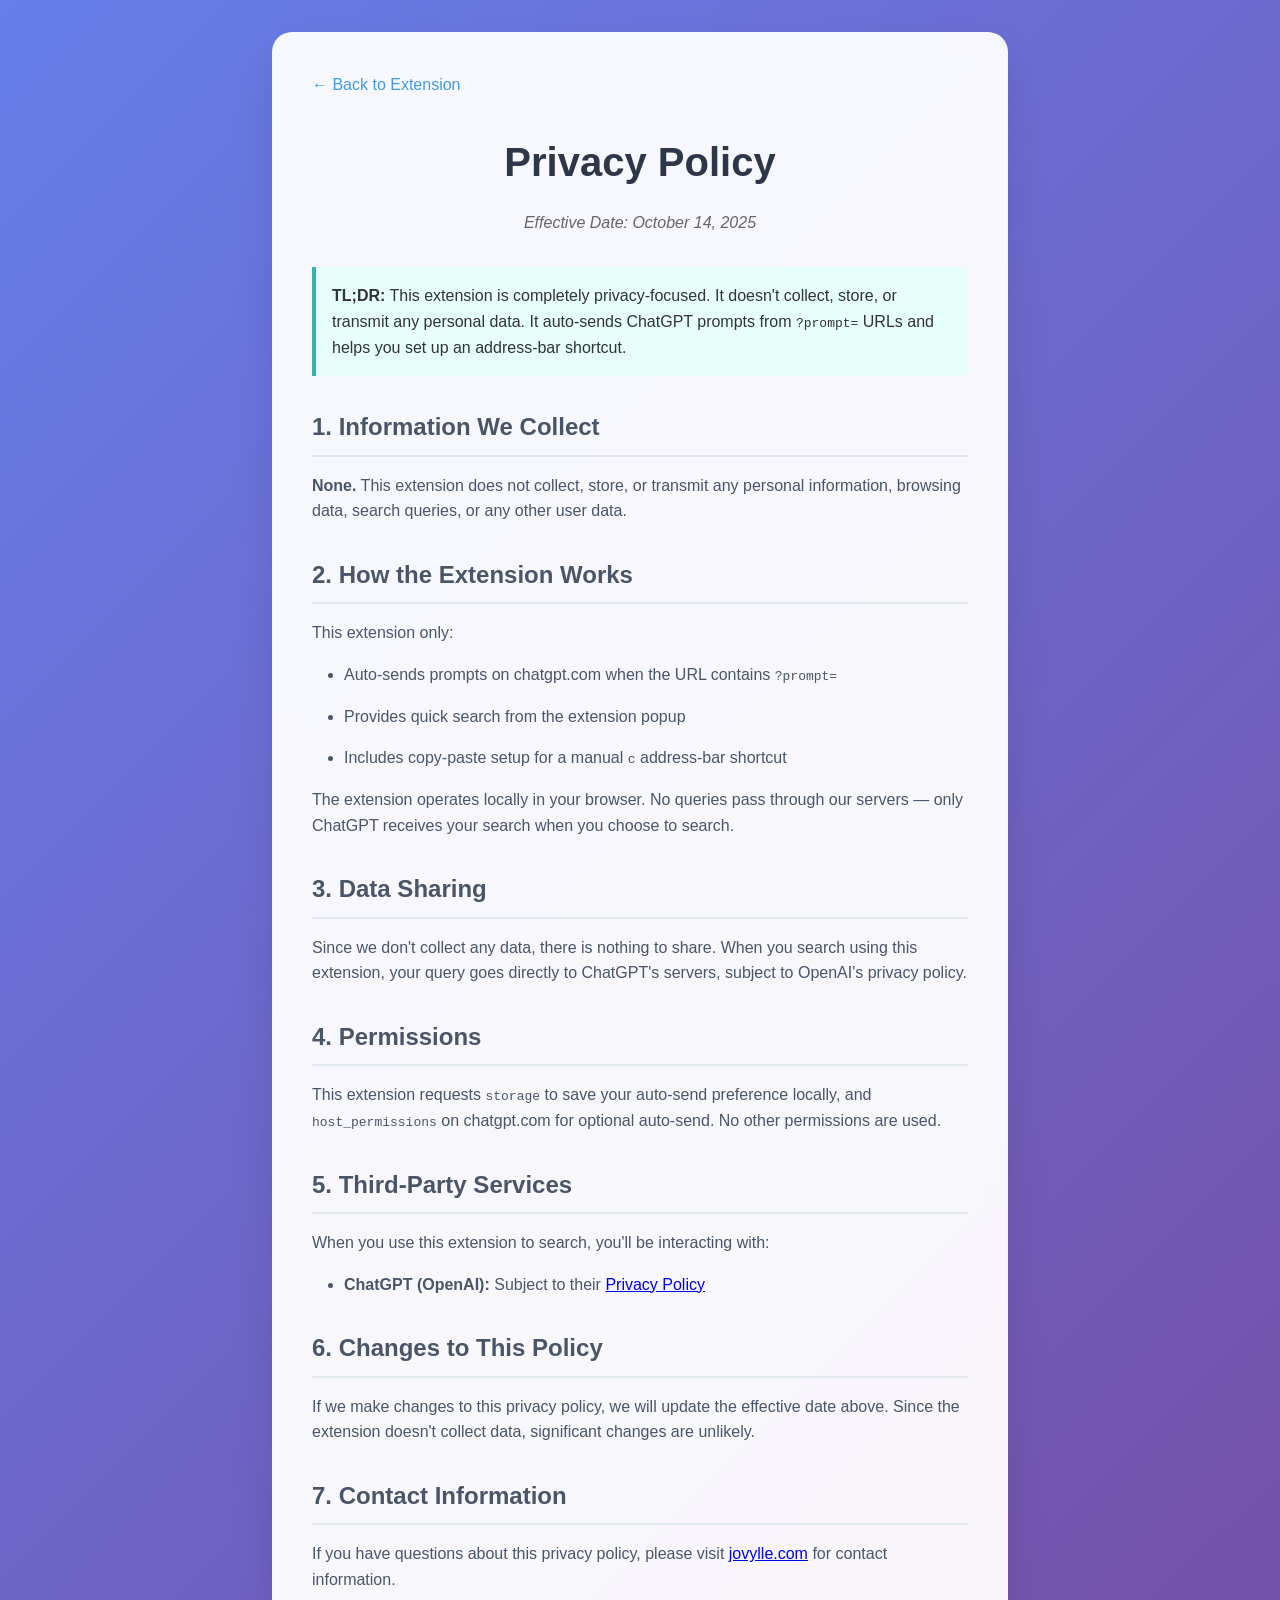
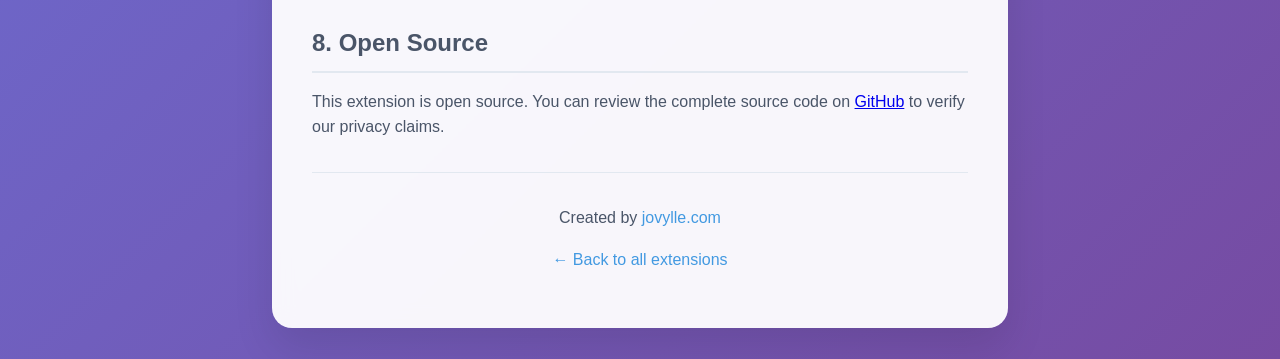
<file: chatgpt-search-extension/policy.html>
<!DOCTYPE html>
<html lang="en">
<head>
    <meta charset="UTF-8">
    <meta name="viewport" content="width=device-width, initial-scale=1.0">
    <title>Privacy Policy - Add ChatGPT as search engine</title>
    <style>
        * {
            margin: 0;
            padding: 0;
            box-sizing: border-box;
        }
        
        body {
            font-family: -apple-system, BlinkMacSystemFont, 'Segoe UI', Roboto, sans-serif;
            line-height: 1.6;
            color: #333;
            background: linear-gradient(135deg, #667eea 0%, #764ba2 100%);
            min-height: 100vh;
            padding: 2rem 0;
        }
        
        .container {
            max-width: 800px;
            margin: 0 auto;
            padding: 0 2rem;
        }
        
        .card {
            background: rgba(255, 255, 255, 0.95);
            backdrop-filter: blur(10px);
            border-radius: 20px;
            padding: 2.5rem;
            box-shadow: 0 20px 40px rgba(0, 0, 0, 0.1);
        }
        
        h1 {
            color: #2d3748;
            margin-bottom: 1rem;
            text-align: center;
            font-size: 2.5rem;
        }
        
        h2 {
            color: #4a5568;
            margin: 2rem 0 1rem 0;
            font-size: 1.5rem;
            border-bottom: 2px solid #e2e8f0;
            padding-bottom: 0.5rem;
        }
        
        h3 {
            color: #2d3748;
            margin: 1.5rem 0 0.5rem 0;
        }
        
        p, li {
            margin-bottom: 1rem;
            color: #4a5568;
        }
        
        ul {
            margin-left: 2rem;
        }
        
        .highlight {
            background: #e6fffa;
            border-left: 4px solid #38b2ac;
            padding: 1rem;
            margin: 1rem 0;
            border-radius: 0 8px 8px 0;
        }
        
        .footer {
            text-align: center;
            margin-top: 2rem;
            padding-top: 2rem;
            border-top: 1px solid #e2e8f0;
            color: #666;
        }
        
        .footer a {
            color: #4299e1;
            text-decoration: none;
        }
        
        .footer a:hover {
            text-decoration: underline;
        }
        
        .back-link {
            display: inline-block;
            margin-bottom: 2rem;
            color: #4299e1;
            text-decoration: none;
            font-weight: 500;
        }
        
        .back-link:hover {
            text-decoration: underline;
        }
        
        .effective-date {
            text-align: center;
            color: #666;
            font-style: italic;
            margin-bottom: 2rem;
        }
    </style>
</head>
<body>
    <div class="container">
        <div class="card">
            <a href="index.html" class="back-link">← Back to Extension</a>
            
            <h1>Privacy Policy</h1>
            <p class="effective-date">Effective Date: October 14, 2025</p>
            
            <div class="highlight">
                <strong>TL;DR:</strong> This extension is completely privacy-focused. It doesn't collect, store, or transmit any personal data. It auto-sends ChatGPT prompts from <code>?prompt=</code> URLs and helps you set up an address-bar shortcut.
            </div>
            
            <h2>1. Information We Collect</h2>
            <p><strong>None.</strong> This extension does not collect, store, or transmit any personal information, browsing data, search queries, or any other user data.</p>
            
            <h2>2. How the Extension Works</h2>
            <p>This extension only:</p>
            <ul>
                <li>Auto-sends prompts on chatgpt.com when the URL contains <code>?prompt=</code></li>
                <li>Provides quick search from the extension popup</li>
                <li>Includes copy-paste setup for a manual <code>c</code> address-bar shortcut</li>
            </ul>
            
            <p>The extension operates locally in your browser. No queries pass through our servers — only ChatGPT receives your search when you choose to search.</p>
            
            <h2>3. Data Sharing</h2>
            <p>Since we don't collect any data, there is nothing to share. When you search using this extension, your query goes directly to ChatGPT's servers, subject to OpenAI's privacy policy.</p>
            
            <h2>4. Permissions</h2>
            <p>This extension requests <code>storage</code> to save your auto-send preference locally, and <code>host_permissions</code> on chatgpt.com for optional auto-send. No other permissions are used.</p>
            
            <h2>5. Third-Party Services</h2>
            <p>When you use this extension to search, you'll be interacting with:</p>
            <ul>
                <li><strong>ChatGPT (OpenAI):</strong> Subject to their <a href="https://openai.com/policies/privacy-policy" target="_blank">Privacy Policy</a></li>
            </ul>
            
            <h2>6. Changes to This Policy</h2>
            <p>If we make changes to this privacy policy, we will update the effective date above. Since the extension doesn't collect data, significant changes are unlikely.</p>
            
            <h2>7. Contact Information</h2>
            <p>If you have questions about this privacy policy, please visit <a href="https://jovylle.com" target="_blank">jovylle.com</a> for contact information.</p>
            
            <h2>8. Open Source</h2>
            <p>This extension is open source. You can review the complete source code on <a href="https://github.com/jovylle/add-as-search-engine" target="_blank">GitHub</a> to verify our privacy claims.</p>
            
            <div class="footer">
                <p>Created by <a href="https://jovylle.com" target="_blank">jovylle.com</a></p>
                <p><a href="../">← Back to all extensions</a></p>
            </div>
        </div>
    </div>
</body>
</html>
</file>
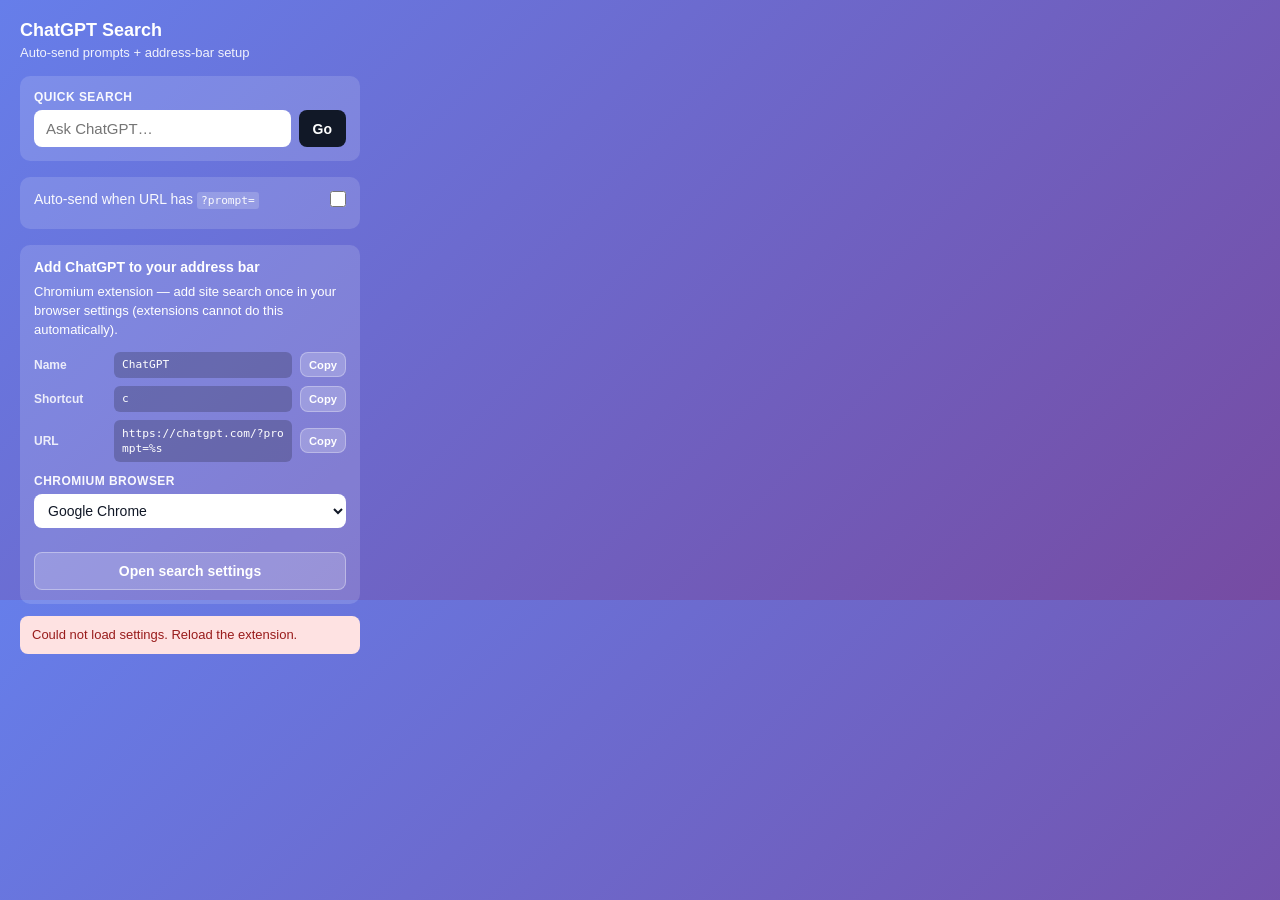
<file: chatgpt-search-extension/popup.html>
<!DOCTYPE html>
<html lang="en">
<head>
  <meta charset="UTF-8">
  <meta name="viewport" content="width=device-width, initial-scale=1.0">
  <title>ChatGPT Search</title>
  <link rel="stylesheet" href="popup.css">
</head>
<body>
  <main class="popup">
    <header>
      <h1>ChatGPT Search</h1>
      <p class="subtitle">Auto-send prompts + address-bar setup</p>
    </header>

    <section class="setting-card search-card">
      <label for="quick-search">Quick search</label>
      <div class="row">
        <input id="quick-search" type="text" placeholder="Ask ChatGPT…" autocomplete="off" spellcheck="false">
        <button id="quick-search-btn" type="button">Go</button>
      </div>
    </section>

    <section class="setting-card">
      <label class="toggle-row" for="auto-send">
        <span>Auto-send when URL has <code>?prompt=</code></span>
        <input id="auto-send" type="checkbox">
      </label>
      <p id="auto-send-status" class="setting-status"></p>
    </section>

    <section class="setting-card setup-card">
      <p class="card-title">Add ChatGPT to your address bar</p>
      <p class="setting-desc">Chromium extension — add site search once in your browser settings (extensions cannot do this automatically).</p>

      <div class="copy-field">
        <span class="copy-label">Name</span>
        <code id="setup-name">ChatGPT</code>
        <button type="button" class="copy-btn" data-copy="setup-name">Copy</button>
      </div>
      <div class="copy-field">
        <span class="copy-label">Shortcut</span>
        <code id="setup-shortcut">c</code>
        <button type="button" class="copy-btn" data-copy="setup-shortcut">Copy</button>
      </div>
      <div class="copy-field">
        <span class="copy-label">URL</span>
        <code id="setup-url">https://chatgpt.com/?prompt=%s</code>
        <button type="button" class="copy-btn" data-copy="setup-url">Copy</button>
      </div>

      <label class="browser-label" for="browser-select">Chromium browser</label>
      <select id="browser-select">
        <option value="chrome">Google Chrome</option>
        <option value="edge">Microsoft Edge</option>
        <option value="brave">Brave</option>
        <option value="opera">Opera</option>
        <option value="vivaldi">Vivaldi</option>
      </select>

      <ol id="setup-steps" class="setup-steps"></ol>

      <button id="open-search-settings" type="button" class="secondary">Open search settings</button>
    </section>

    <p id="toast" class="message success" hidden></p>
    <p id="error" class="message error" hidden></p>
  </main>
  <script src="popup.js"></script>
</body>
</html>
</file>
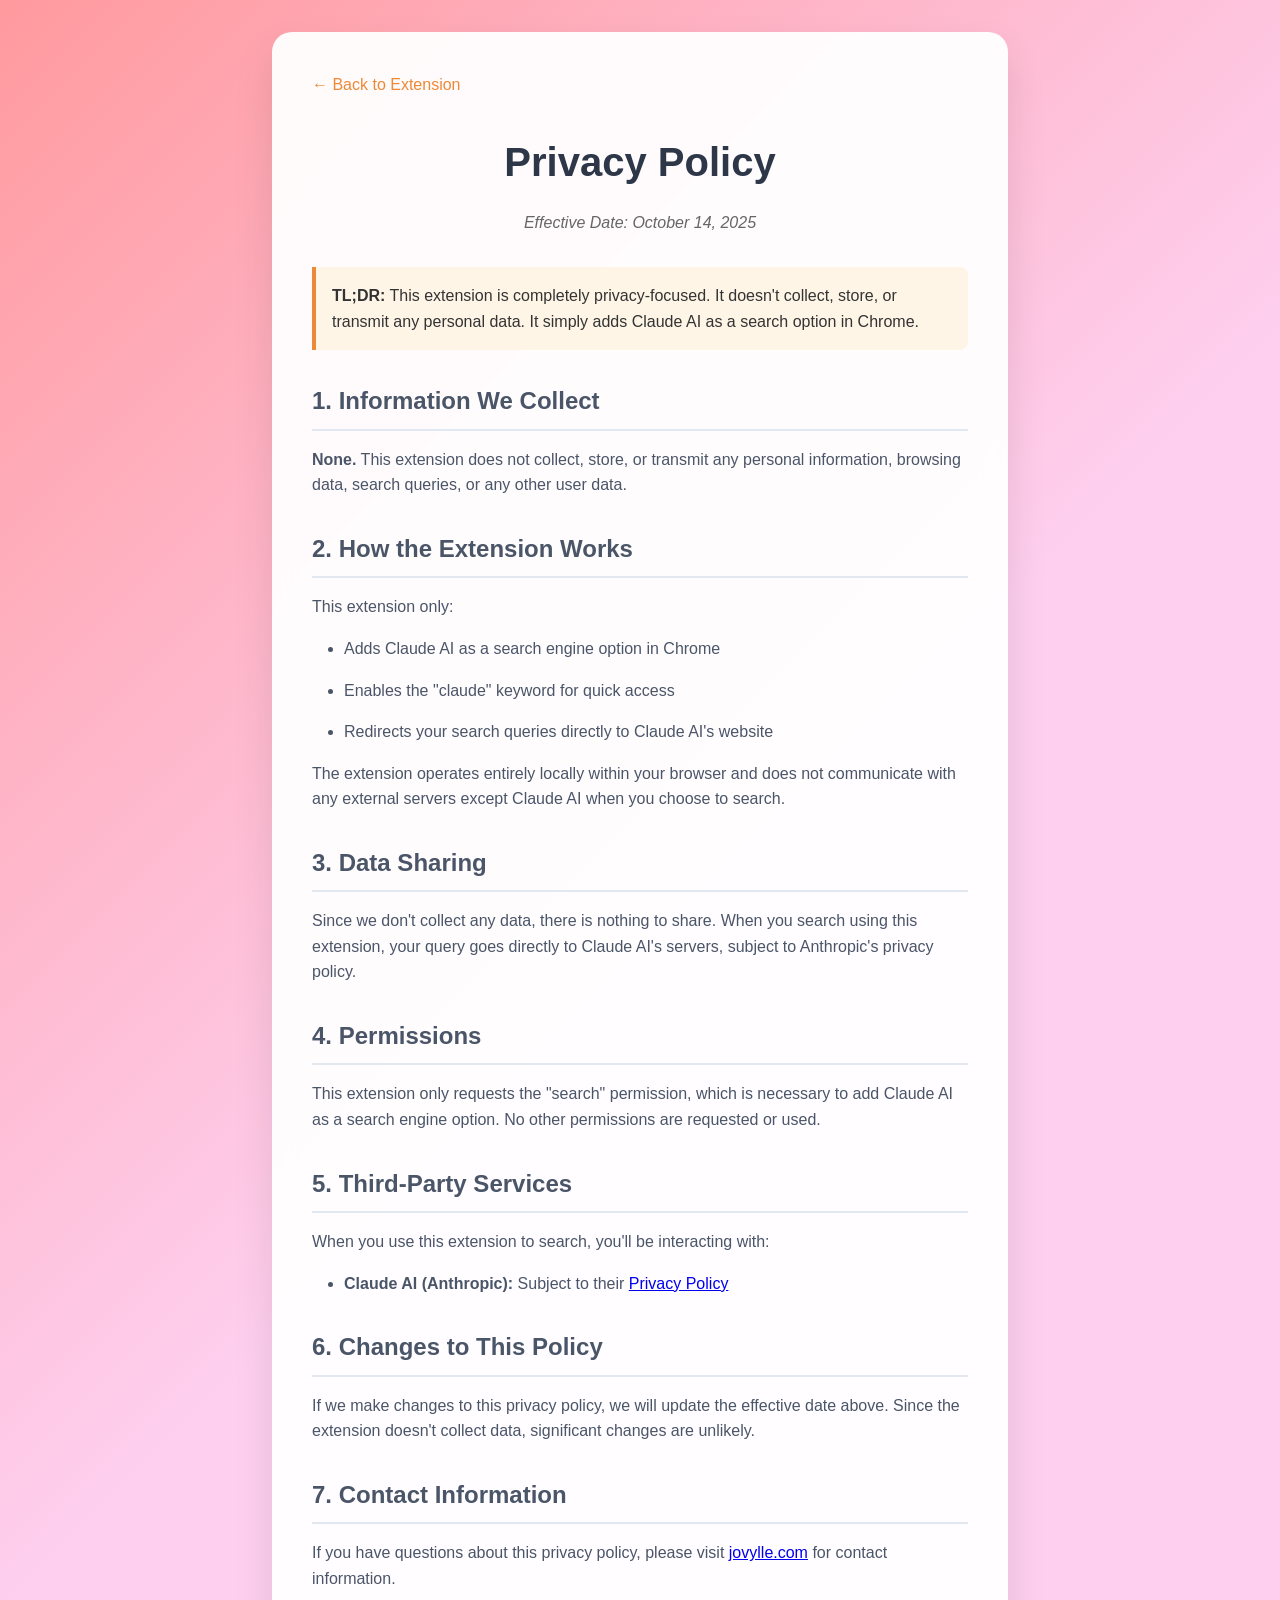
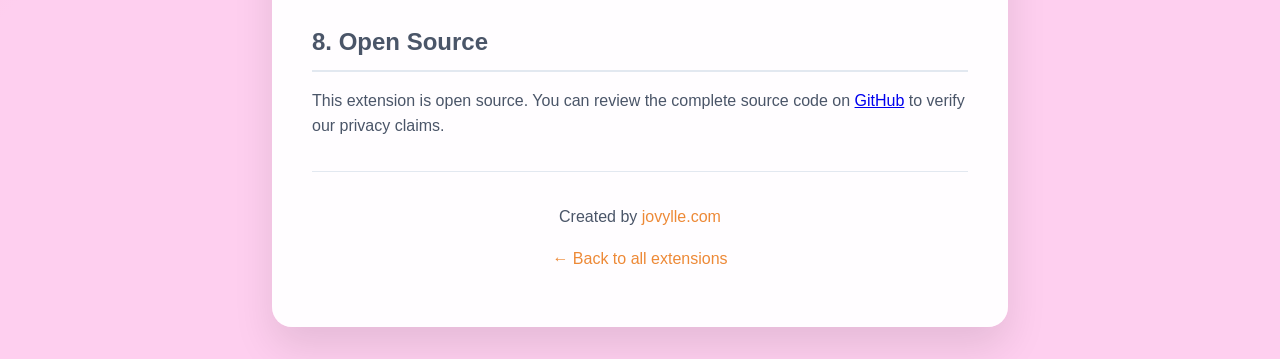
<file: claude-search-extension/policy.html>
<!DOCTYPE html>
<html lang="en">
<head>
    <meta charset="UTF-8">
    <meta name="viewport" content="width=device-width, initial-scale=1.0">
    <title>Privacy Policy - Add Claude as search engine</title>
    <style>
        * {
            margin: 0;
            padding: 0;
            box-sizing: border-box;
        }
        
        body {
            font-family: -apple-system, BlinkMacSystemFont, 'Segoe UI', Roboto, sans-serif;
            line-height: 1.6;
            color: #333;
            background: linear-gradient(135deg, #ff9a9e 0%, #fecfef 50%, #fecfef 100%);
            min-height: 100vh;
            padding: 2rem 0;
        }
        
        .container {
            max-width: 800px;
            margin: 0 auto;
            padding: 0 2rem;
        }
        
        .card {
            background: rgba(255, 255, 255, 0.95);
            backdrop-filter: blur(10px);
            border-radius: 20px;
            padding: 2.5rem;
            box-shadow: 0 20px 40px rgba(0, 0, 0, 0.1);
        }
        
        h1 {
            color: #2d3748;
            margin-bottom: 1rem;
            text-align: center;
            font-size: 2.5rem;
        }
        
        h2 {
            color: #4a5568;
            margin: 2rem 0 1rem 0;
            font-size: 1.5rem;
            border-bottom: 2px solid #e2e8f0;
            padding-bottom: 0.5rem;
        }
        
        h3 {
            color: #2d3748;
            margin: 1.5rem 0 0.5rem 0;
        }
        
        p, li {
            margin-bottom: 1rem;
            color: #4a5568;
        }
        
        ul {
            margin-left: 2rem;
        }
        
        .highlight {
            background: #fef5e7;
            border-left: 4px solid #ed8936;
            padding: 1rem;
            margin: 1rem 0;
            border-radius: 0 8px 8px 0;
        }
        
        .footer {
            text-align: center;
            margin-top: 2rem;
            padding-top: 2rem;
            border-top: 1px solid #e2e8f0;
            color: #666;
        }
        
        .footer a {
            color: #ed8936;
            text-decoration: none;
        }
        
        .footer a:hover {
            text-decoration: underline;
        }
        
        .back-link {
            display: inline-block;
            margin-bottom: 2rem;
            color: #ed8936;
            text-decoration: none;
            font-weight: 500;
        }
        
        .back-link:hover {
            text-decoration: underline;
        }
        
        .effective-date {
            text-align: center;
            color: #666;
            font-style: italic;
            margin-bottom: 2rem;
        }
    </style>
</head>
<body>
    <div class="container">
        <div class="card">
            <a href="index.html" class="back-link">← Back to Extension</a>
            
            <h1>Privacy Policy</h1>
            <p class="effective-date">Effective Date: October 14, 2025</p>
            
            <div class="highlight">
                <strong>TL;DR:</strong> This extension is completely privacy-focused. It doesn't collect, store, or transmit any personal data. It simply adds Claude AI as a search option in Chrome.
            </div>
            
            <h2>1. Information We Collect</h2>
            <p><strong>None.</strong> This extension does not collect, store, or transmit any personal information, browsing data, search queries, or any other user data.</p>
            
            <h2>2. How the Extension Works</h2>
            <p>This extension only:</p>
            <ul>
                <li>Adds Claude AI as a search engine option in Chrome</li>
                <li>Enables the "claude" keyword for quick access</li>
                <li>Redirects your search queries directly to Claude AI's website</li>
            </ul>
            
            <p>The extension operates entirely locally within your browser and does not communicate with any external servers except Claude AI when you choose to search.</p>
            
            <h2>3. Data Sharing</h2>
            <p>Since we don't collect any data, there is nothing to share. When you search using this extension, your query goes directly to Claude AI's servers, subject to Anthropic's privacy policy.</p>
            
            <h2>4. Permissions</h2>
            <p>This extension only requests the "search" permission, which is necessary to add Claude AI as a search engine option. No other permissions are requested or used.</p>
            
            <h2>5. Third-Party Services</h2>
            <p>When you use this extension to search, you'll be interacting with:</p>
            <ul>
                <li><strong>Claude AI (Anthropic):</strong> Subject to their <a href="https://www.anthropic.com/privacy" target="_blank">Privacy Policy</a></li>
            </ul>
            
            <h2>6. Changes to This Policy</h2>
            <p>If we make changes to this privacy policy, we will update the effective date above. Since the extension doesn't collect data, significant changes are unlikely.</p>
            
            <h2>7. Contact Information</h2>
            <p>If you have questions about this privacy policy, please visit <a href="https://jovylle.com" target="_blank">jovylle.com</a> for contact information.</p>
            
            <h2>8. Open Source</h2>
            <p>This extension is open source. You can review the complete source code on <a href="https://github.com/jovylle/add-as-search-engine" target="_blank">GitHub</a> to verify our privacy claims.</p>
            
            <div class="footer">
                <p>Created by <a href="https://jovylle.com" target="_blank">jovylle.com</a></p>
                <p><a href="../">← Back to all extensions</a></p>
            </div>
        </div>
    </div>
</body>
</html>
</file>
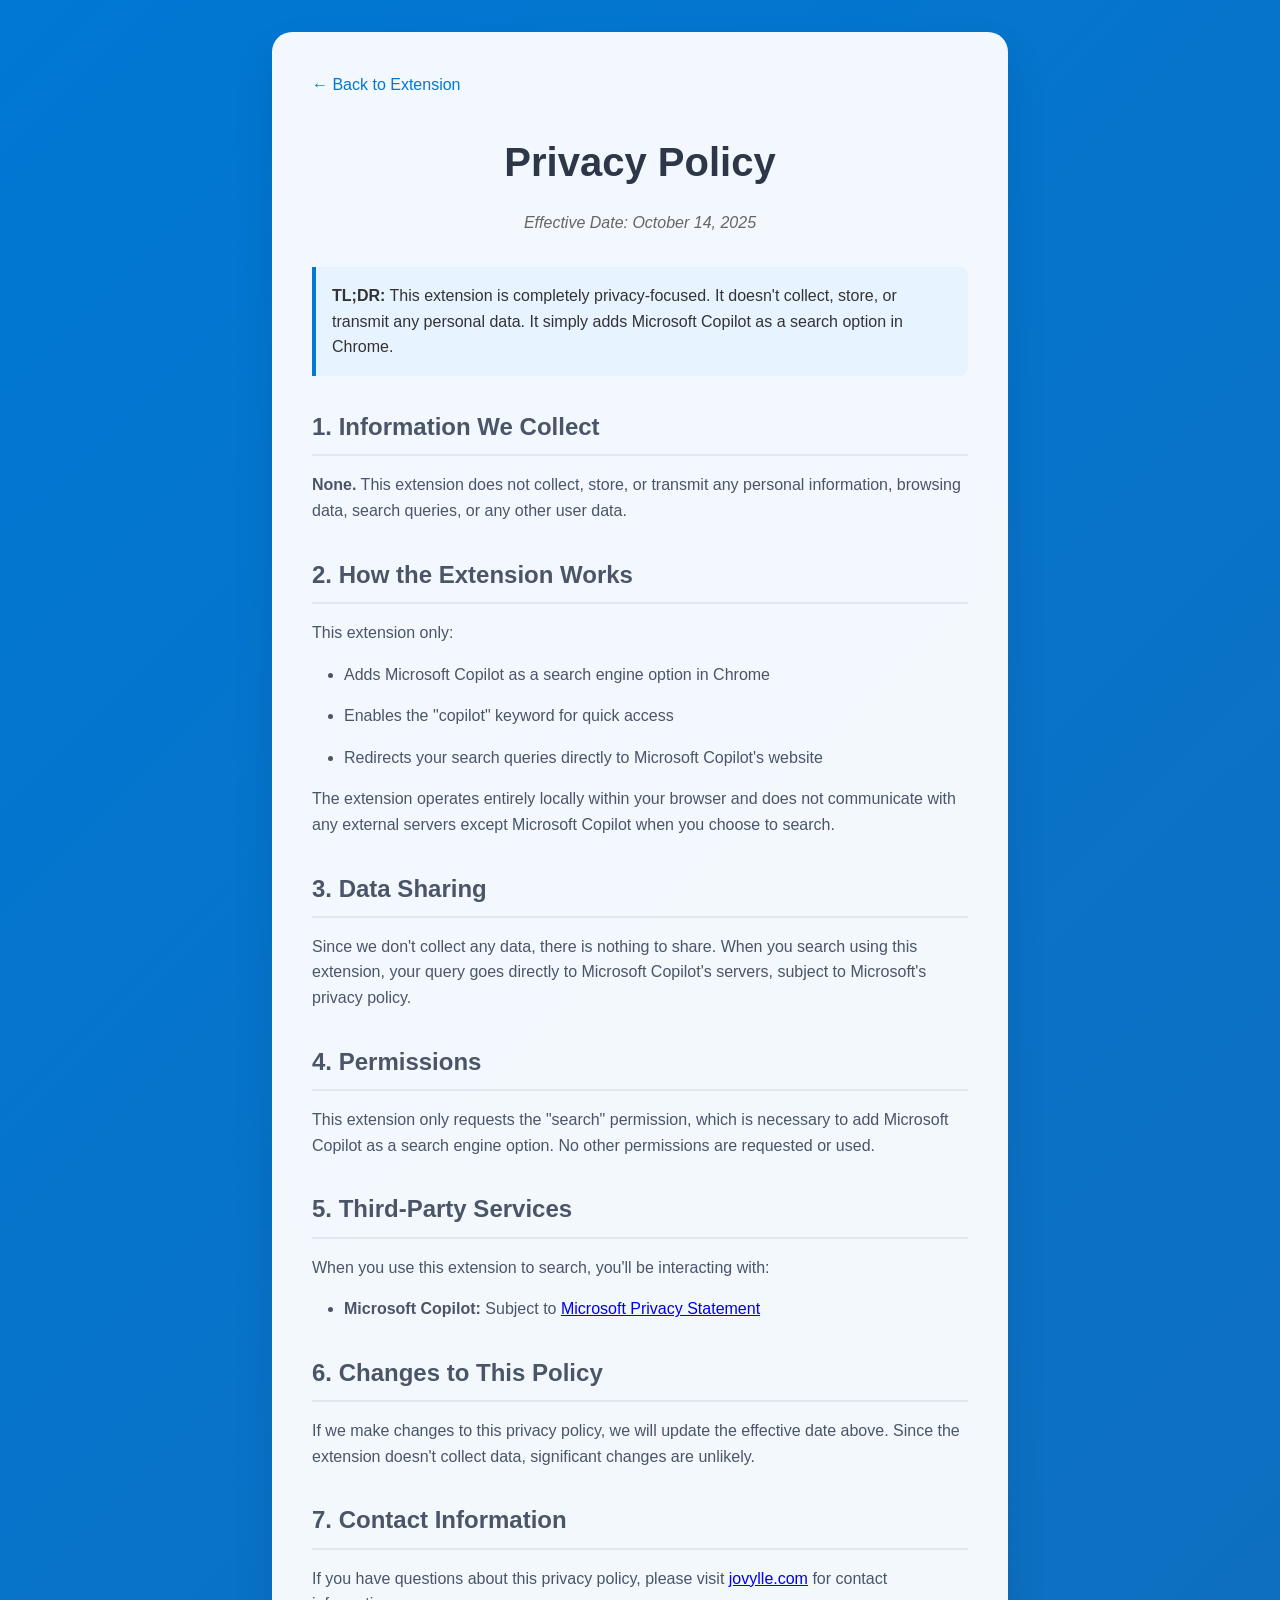
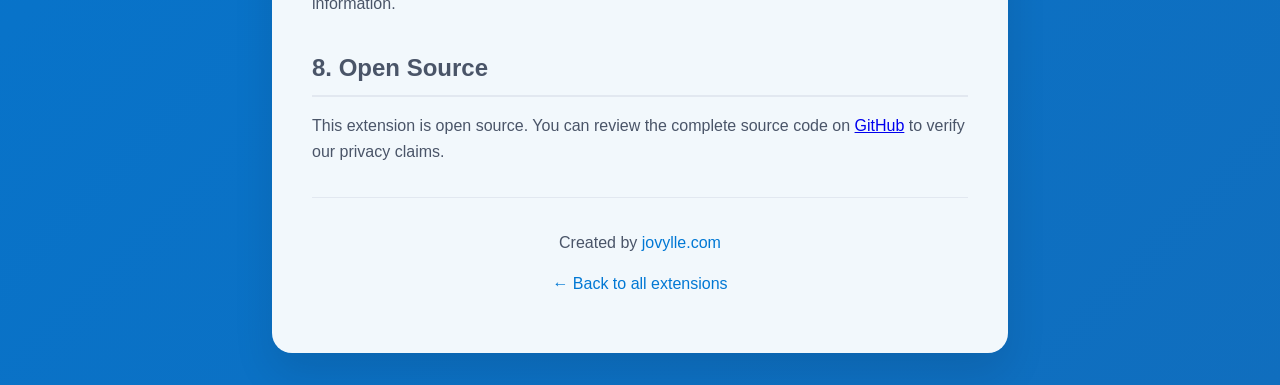
<file: copilot-search-extension/policy.html>
<!DOCTYPE html>
<html lang="en">
<head>
    <meta charset="UTF-8">
    <meta name="viewport" content="width=device-width, initial-scale=1.0">
    <title>Privacy Policy - Add Copilot as search engine</title>
    <style>
        * {
            margin: 0;
            padding: 0;
            box-sizing: border-box;
        }
        
        body {
            font-family: -apple-system, BlinkMacSystemFont, 'Segoe UI', Roboto, sans-serif;
            line-height: 1.6;
            color: #333;
            background: linear-gradient(135deg, #0078d4 0%, #106ebe 100%);
            min-height: 100vh;
            padding: 2rem 0;
        }
        
        .container {
            max-width: 800px;
            margin: 0 auto;
            padding: 0 2rem;
        }
        
        .card {
            background: rgba(255, 255, 255, 0.95);
            backdrop-filter: blur(10px);
            border-radius: 20px;
            padding: 2.5rem;
            box-shadow: 0 20px 40px rgba(0, 0, 0, 0.1);
        }
        
        h1 {
            color: #2d3748;
            margin-bottom: 1rem;
            text-align: center;
            font-size: 2.5rem;
        }
        
        h2 {
            color: #4a5568;
            margin: 2rem 0 1rem 0;
            font-size: 1.5rem;
            border-bottom: 2px solid #e2e8f0;
            padding-bottom: 0.5rem;
        }
        
        h3 {
            color: #2d3748;
            margin: 1.5rem 0 0.5rem 0;
        }
        
        p, li {
            margin-bottom: 1rem;
            color: #4a5568;
        }
        
        ul {
            margin-left: 2rem;
        }
        
        .highlight {
            background: #e7f3ff;
            border-left: 4px solid #0078d4;
            padding: 1rem;
            margin: 1rem 0;
            border-radius: 0 8px 8px 0;
        }
        
        .footer {
            text-align: center;
            margin-top: 2rem;
            padding-top: 2rem;
            border-top: 1px solid #e2e8f0;
            color: #666;
        }
        
        .footer a {
            color: #0078d4;
            text-decoration: none;
        }
        
        .footer a:hover {
            text-decoration: underline;
        }
        
        .back-link {
            display: inline-block;
            margin-bottom: 2rem;
            color: #0078d4;
            text-decoration: none;
            font-weight: 500;
        }
        
        .back-link:hover {
            text-decoration: underline;
        }
        
        .effective-date {
            text-align: center;
            color: #666;
            font-style: italic;
            margin-bottom: 2rem;
        }
    </style>
</head>
<body>
    <div class="container">
        <div class="card">
            <a href="index.html" class="back-link">← Back to Extension</a>
            
            <h1>Privacy Policy</h1>
            <p class="effective-date">Effective Date: October 14, 2025</p>
            
            <div class="highlight">
                <strong>TL;DR:</strong> This extension is completely privacy-focused. It doesn't collect, store, or transmit any personal data. It simply adds Microsoft Copilot as a search option in Chrome.
            </div>
            
            <h2>1. Information We Collect</h2>
            <p><strong>None.</strong> This extension does not collect, store, or transmit any personal information, browsing data, search queries, or any other user data.</p>
            
            <h2>2. How the Extension Works</h2>
            <p>This extension only:</p>
            <ul>
                <li>Adds Microsoft Copilot as a search engine option in Chrome</li>
                <li>Enables the "copilot" keyword for quick access</li>
                <li>Redirects your search queries directly to Microsoft Copilot's website</li>
            </ul>
            
            <p>The extension operates entirely locally within your browser and does not communicate with any external servers except Microsoft Copilot when you choose to search.</p>
            
            <h2>3. Data Sharing</h2>
            <p>Since we don't collect any data, there is nothing to share. When you search using this extension, your query goes directly to Microsoft Copilot's servers, subject to Microsoft's privacy policy.</p>
            
            <h2>4. Permissions</h2>
            <p>This extension only requests the "search" permission, which is necessary to add Microsoft Copilot as a search engine option. No other permissions are requested or used.</p>
            
            <h2>5. Third-Party Services</h2>
            <p>When you use this extension to search, you'll be interacting with:</p>
            <ul>
                <li><strong>Microsoft Copilot:</strong> Subject to <a href="https://privacy.microsoft.com/privacystatement" target="_blank">Microsoft Privacy Statement</a></li>
            </ul>
            
            <h2>6. Changes to This Policy</h2>
            <p>If we make changes to this privacy policy, we will update the effective date above. Since the extension doesn't collect data, significant changes are unlikely.</p>
            
            <h2>7. Contact Information</h2>
            <p>If you have questions about this privacy policy, please visit <a href="https://jovylle.com" target="_blank">jovylle.com</a> for contact information.</p>
            
            <h2>8. Open Source</h2>
            <p>This extension is open source. You can review the complete source code on <a href="https://github.com/jovylle/add-as-search-engine" target="_blank">GitHub</a> to verify our privacy claims.</p>
            
            <div class="footer">
                <p>Created by <a href="https://jovylle.com" target="_blank">jovylle.com</a></p>
                <p><a href="../">← Back to all extensions</a></p>
            </div>
        </div>
    </div>
</body>
</html>
</file>
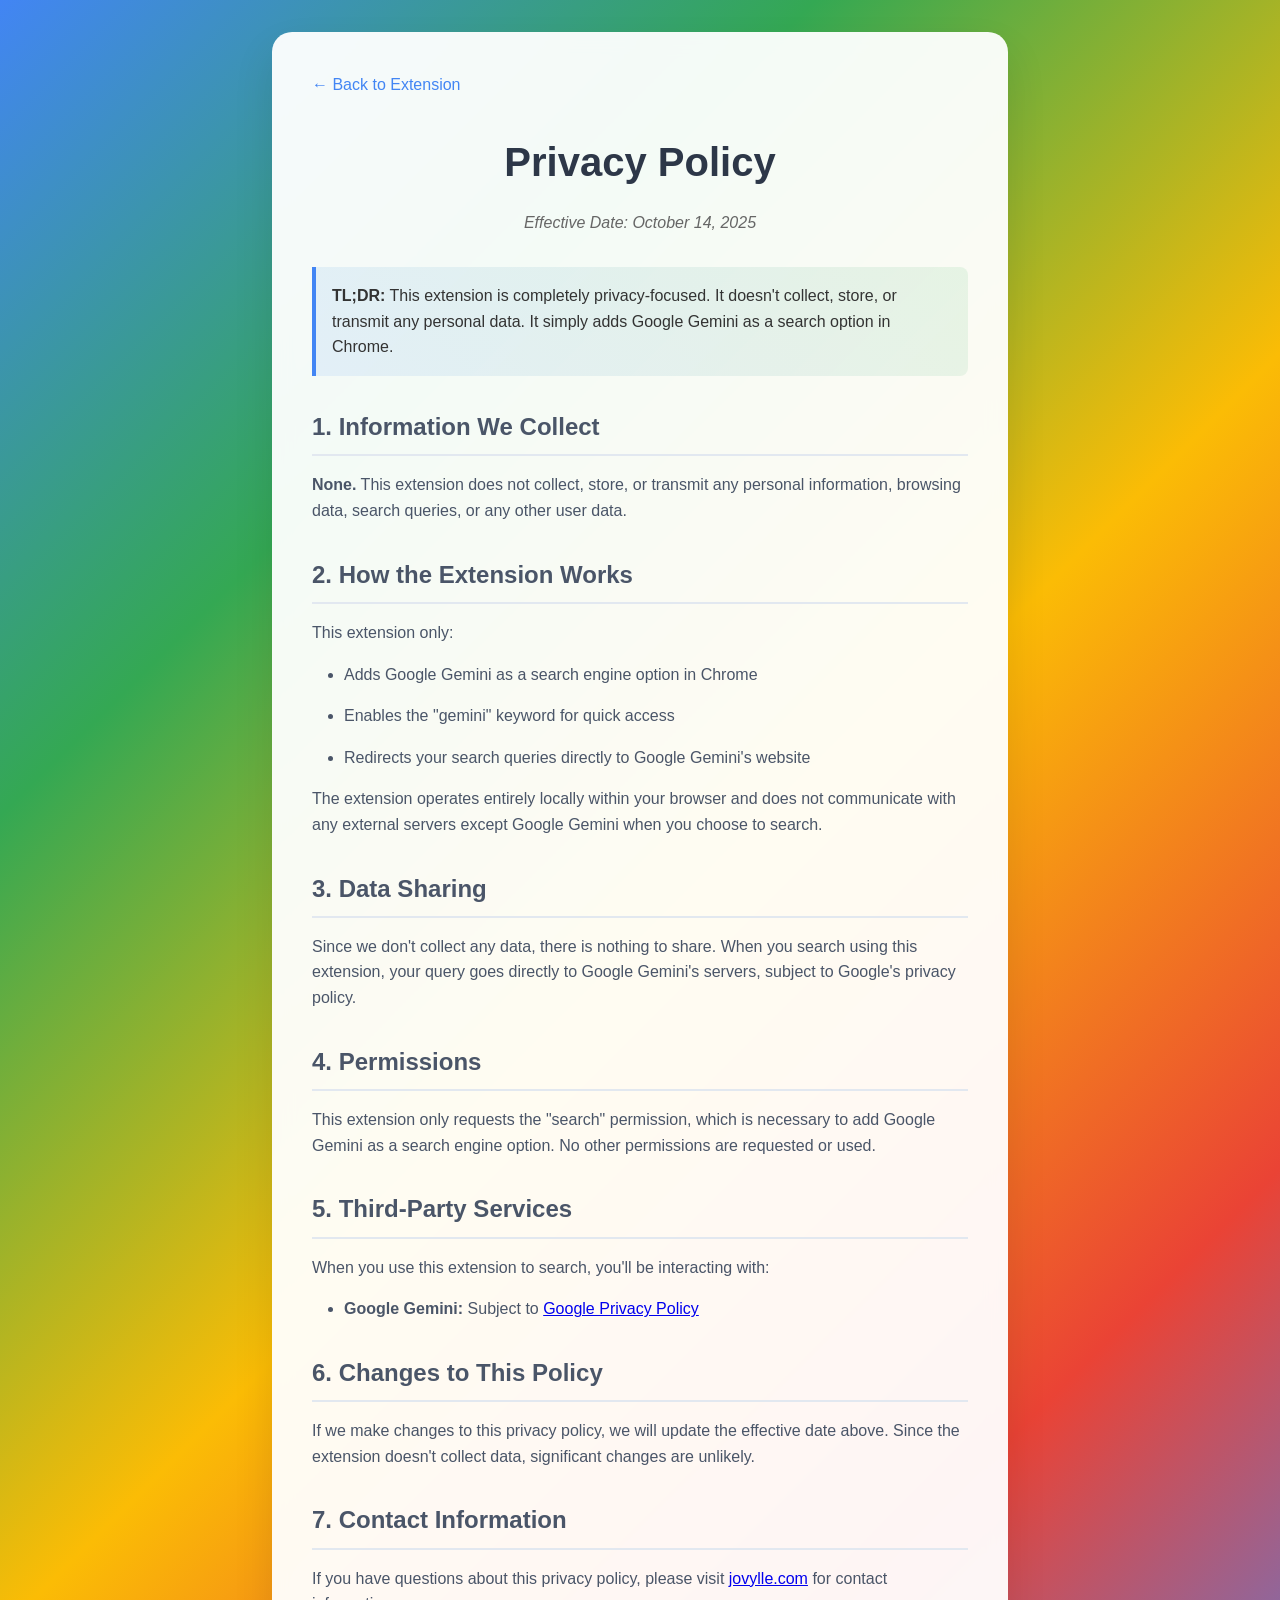
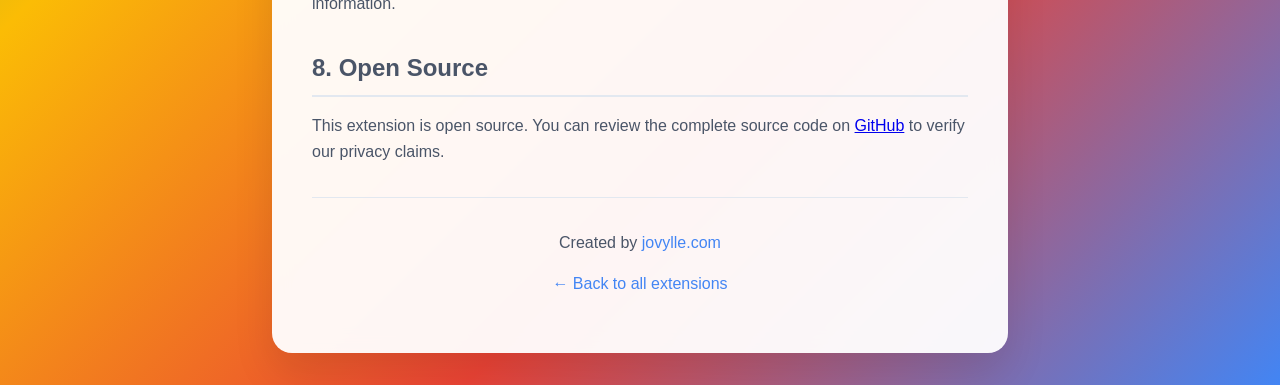
<file: gemini-search-extension/policy.html>
<!DOCTYPE html>
<html lang="en">
<head>
    <meta charset="UTF-8">
    <meta name="viewport" content="width=device-width, initial-scale=1.0">
    <title>Privacy Policy - Add Gemini as search engine</title>
    <style>
        * {
            margin: 0;
            padding: 0;
            box-sizing: border-box;
        }
        
        body {
            font-family: -apple-system, BlinkMacSystemFont, 'Segoe UI', Roboto, sans-serif;
            line-height: 1.6;
            color: #333;
            background: linear-gradient(135deg, #4285f4 0%, #34a853 25%, #fbbc05 50%, #ea4335 75%, #4285f4 100%);
            min-height: 100vh;
            padding: 2rem 0;
        }
        
        .container {
            max-width: 800px;
            margin: 0 auto;
            padding: 0 2rem;
        }
        
        .card {
            background: rgba(255, 255, 255, 0.95);
            backdrop-filter: blur(10px);
            border-radius: 20px;
            padding: 2.5rem;
            box-shadow: 0 20px 40px rgba(0, 0, 0, 0.1);
        }
        
        h1 {
            color: #2d3748;
            margin-bottom: 1rem;
            text-align: center;
            font-size: 2.5rem;
        }
        
        h2 {
            color: #4a5568;
            margin: 2rem 0 1rem 0;
            font-size: 1.5rem;
            border-bottom: 2px solid #e2e8f0;
            padding-bottom: 0.5rem;
        }
        
        h3 {
            color: #2d3748;
            margin: 1.5rem 0 0.5rem 0;
        }
        
        p, li {
            margin-bottom: 1rem;
            color: #4a5568;
        }
        
        ul {
            margin-left: 2rem;
        }
        
        .highlight {
            background: linear-gradient(45deg, rgba(66, 133, 244, 0.1), rgba(52, 168, 83, 0.1));
            border-left: 4px solid #4285f4;
            padding: 1rem;
            margin: 1rem 0;
            border-radius: 0 8px 8px 0;
        }
        
        .footer {
            text-align: center;
            margin-top: 2rem;
            padding-top: 2rem;
            border-top: 1px solid #e2e8f0;
            color: #666;
        }
        
        .footer a {
            color: #4285f4;
            text-decoration: none;
        }
        
        .footer a:hover {
            text-decoration: underline;
        }
        
        .back-link {
            display: inline-block;
            margin-bottom: 2rem;
            color: #4285f4;
            text-decoration: none;
            font-weight: 500;
        }
        
        .back-link:hover {
            text-decoration: underline;
        }
        
        .effective-date {
            text-align: center;
            color: #666;
            font-style: italic;
            margin-bottom: 2rem;
        }
    </style>
</head>
<body>
    <div class="container">
        <div class="card">
            <a href="index.html" class="back-link">← Back to Extension</a>
            
            <h1>Privacy Policy</h1>
            <p class="effective-date">Effective Date: October 14, 2025</p>
            
            <div class="highlight">
                <strong>TL;DR:</strong> This extension is completely privacy-focused. It doesn't collect, store, or transmit any personal data. It simply adds Google Gemini as a search option in Chrome.
            </div>
            
            <h2>1. Information We Collect</h2>
            <p><strong>None.</strong> This extension does not collect, store, or transmit any personal information, browsing data, search queries, or any other user data.</p>
            
            <h2>2. How the Extension Works</h2>
            <p>This extension only:</p>
            <ul>
                <li>Adds Google Gemini as a search engine option in Chrome</li>
                <li>Enables the "gemini" keyword for quick access</li>
                <li>Redirects your search queries directly to Google Gemini's website</li>
            </ul>
            
            <p>The extension operates entirely locally within your browser and does not communicate with any external servers except Google Gemini when you choose to search.</p>
            
            <h2>3. Data Sharing</h2>
            <p>Since we don't collect any data, there is nothing to share. When you search using this extension, your query goes directly to Google Gemini's servers, subject to Google's privacy policy.</p>
            
            <h2>4. Permissions</h2>
            <p>This extension only requests the "search" permission, which is necessary to add Google Gemini as a search engine option. No other permissions are requested or used.</p>
            
            <h2>5. Third-Party Services</h2>
            <p>When you use this extension to search, you'll be interacting with:</p>
            <ul>
                <li><strong>Google Gemini:</strong> Subject to <a href="https://policies.google.com/privacy" target="_blank">Google Privacy Policy</a></li>
            </ul>
            
            <h2>6. Changes to This Policy</h2>
            <p>If we make changes to this privacy policy, we will update the effective date above. Since the extension doesn't collect data, significant changes are unlikely.</p>
            
            <h2>7. Contact Information</h2>
            <p>If you have questions about this privacy policy, please visit <a href="https://jovylle.com" target="_blank">jovylle.com</a> for contact information.</p>
            
            <h2>8. Open Source</h2>
            <p>This extension is open source. You can review the complete source code on <a href="https://github.com/jovylle/add-as-search-engine" target="_blank">GitHub</a> to verify our privacy claims.</p>
            
            <div class="footer">
                <p>Created by <a href="https://jovylle.com" target="_blank">jovylle.com</a></p>
                <p><a href="../">← Back to all extensions</a></p>
            </div>
        </div>
    </div>
</body>
</html>
</file>
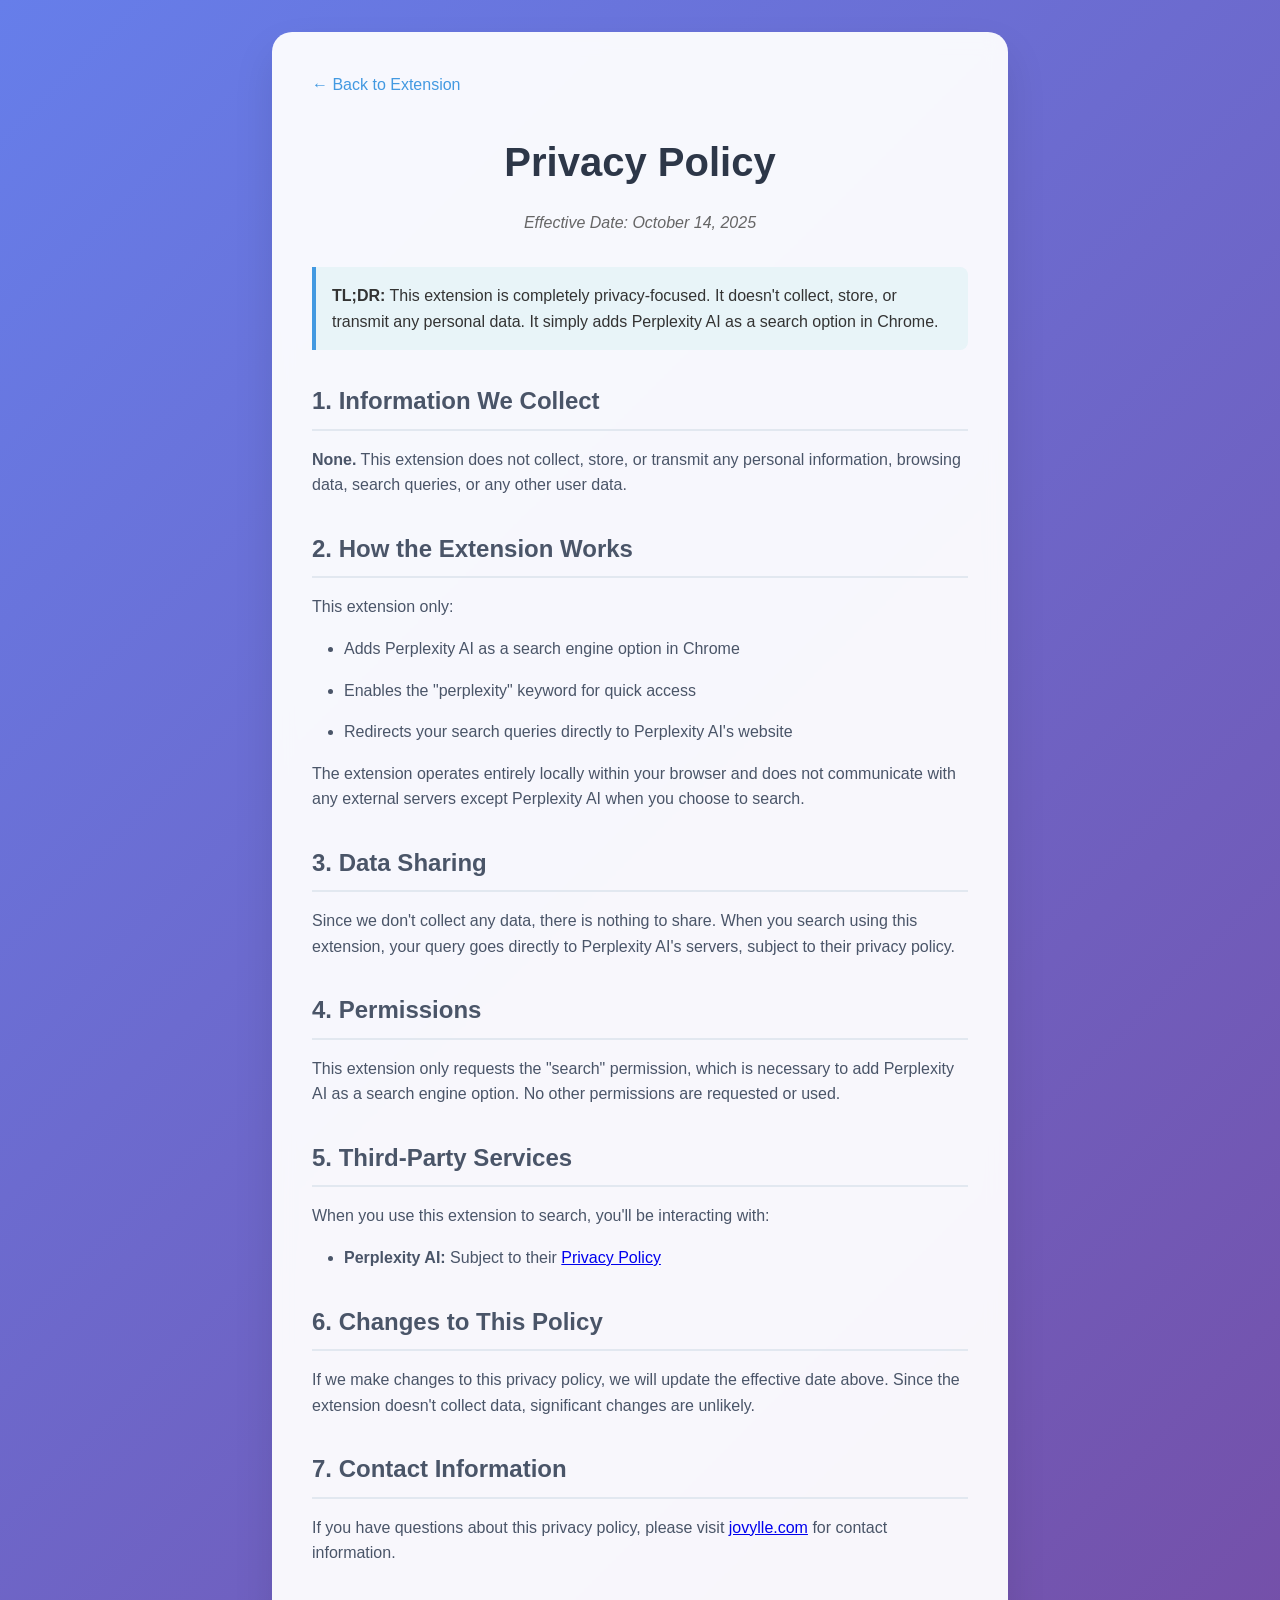
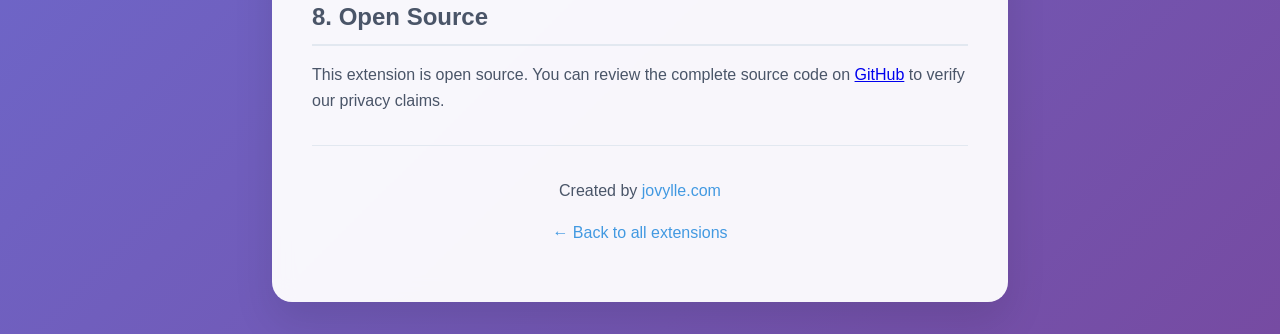
<file: perplexity-search-extension/policy.html>
<!DOCTYPE html>
<html lang="en">
<head>
    <meta charset="UTF-8">
    <meta name="viewport" content="width=device-width, initial-scale=1.0">
    <title>Privacy Policy - Add Perplexity as search engine</title>
    <style>
        * {
            margin: 0;
            padding: 0;
            box-sizing: border-box;
        }
        
        body {
            font-family: -apple-system, BlinkMacSystemFont, 'Segoe UI', Roboto, sans-serif;
            line-height: 1.6;
            color: #333;
            background: linear-gradient(135deg, #667eea 0%, #764ba2 100%);
            min-height: 100vh;
            padding: 2rem 0;
        }
        
        .container {
            max-width: 800px;
            margin: 0 auto;
            padding: 0 2rem;
        }
        
        .card {
            background: rgba(255, 255, 255, 0.95);
            backdrop-filter: blur(10px);
            border-radius: 20px;
            padding: 2.5rem;
            box-shadow: 0 20px 40px rgba(0, 0, 0, 0.1);
        }
        
        h1 {
            color: #2d3748;
            margin-bottom: 1rem;
            text-align: center;
            font-size: 2.5rem;
        }
        
        h2 {
            color: #4a5568;
            margin: 2rem 0 1rem 0;
            font-size: 1.5rem;
            border-bottom: 2px solid #e2e8f0;
            padding-bottom: 0.5rem;
        }
        
        h3 {
            color: #2d3748;
            margin: 1.5rem 0 0.5rem 0;
        }
        
        p, li {
            margin-bottom: 1rem;
            color: #4a5568;
        }
        
        ul {
            margin-left: 2rem;
        }
        
        .highlight {
            background: #e8f4f8;
            border-left: 4px solid #4299e1;
            padding: 1rem;
            margin: 1rem 0;
            border-radius: 0 8px 8px 0;
        }
        
        .footer {
            text-align: center;
            margin-top: 2rem;
            padding-top: 2rem;
            border-top: 1px solid #e2e8f0;
            color: #666;
        }
        
        .footer a {
            color: #4299e1;
            text-decoration: none;
        }
        
        .footer a:hover {
            text-decoration: underline;
        }
        
        .back-link {
            display: inline-block;
            margin-bottom: 2rem;
            color: #4299e1;
            text-decoration: none;
            font-weight: 500;
        }
        
        .back-link:hover {
            text-decoration: underline;
        }
        
        .effective-date {
            text-align: center;
            color: #666;
            font-style: italic;
            margin-bottom: 2rem;
        }
    </style>
</head>
<body>
    <div class="container">
        <div class="card">
            <a href="index.html" class="back-link">← Back to Extension</a>
            
            <h1>Privacy Policy</h1>
            <p class="effective-date">Effective Date: October 14, 2025</p>
            
            <div class="highlight">
                <strong>TL;DR:</strong> This extension is completely privacy-focused. It doesn't collect, store, or transmit any personal data. It simply adds Perplexity AI as a search option in Chrome.
            </div>
            
            <h2>1. Information We Collect</h2>
            <p><strong>None.</strong> This extension does not collect, store, or transmit any personal information, browsing data, search queries, or any other user data.</p>
            
            <h2>2. How the Extension Works</h2>
            <p>This extension only:</p>
            <ul>
                <li>Adds Perplexity AI as a search engine option in Chrome</li>
                <li>Enables the "perplexity" keyword for quick access</li>
                <li>Redirects your search queries directly to Perplexity AI's website</li>
            </ul>
            
            <p>The extension operates entirely locally within your browser and does not communicate with any external servers except Perplexity AI when you choose to search.</p>
            
            <h2>3. Data Sharing</h2>
            <p>Since we don't collect any data, there is nothing to share. When you search using this extension, your query goes directly to Perplexity AI's servers, subject to their privacy policy.</p>
            
            <h2>4. Permissions</h2>
            <p>This extension only requests the "search" permission, which is necessary to add Perplexity AI as a search engine option. No other permissions are requested or used.</p>
            
            <h2>5. Third-Party Services</h2>
            <p>When you use this extension to search, you'll be interacting with:</p>
            <ul>
                <li><strong>Perplexity AI:</strong> Subject to their <a href="https://www.perplexity.ai/privacy" target="_blank">Privacy Policy</a></li>
            </ul>
            
            <h2>6. Changes to This Policy</h2>
            <p>If we make changes to this privacy policy, we will update the effective date above. Since the extension doesn't collect data, significant changes are unlikely.</p>
            
            <h2>7. Contact Information</h2>
            <p>If you have questions about this privacy policy, please visit <a href="https://jovylle.com" target="_blank">jovylle.com</a> for contact information.</p>
            
            <h2>8. Open Source</h2>
            <p>This extension is open source. You can review the complete source code on <a href="https://github.com/jovylle/add-as-search-engine" target="_blank">GitHub</a> to verify our privacy claims.</p>
            
            <div class="footer">
                <p>Created by <a href="https://jovylle.com" target="_blank">jovylle.com</a></p>
                <p><a href="../">← Back to all extensions</a></p>
            </div>
        </div>
    </div>
</body>
</html>
</file>
<file: chatgpt-search-extension/popup.css>
* {
  box-sizing: border-box;
  margin: 0;
  padding: 0;
}

body {
  width: 380px;
  max-height: 600px;
  overflow-y: auto;
  font-family: -apple-system, BlinkMacSystemFont, 'Segoe UI', Roboto, sans-serif;
  color: #1f2937;
  background: linear-gradient(135deg, #667eea 0%, #764ba2 100%);
}

.popup {
  padding: 1.25rem;
}

header {
  margin-bottom: 1rem;
}

h1 {
  font-size: 1.125rem;
  font-weight: 700;
  color: #fff;
}

.subtitle {
  margin-top: 0.25rem;
  font-size: 0.8125rem;
  color: rgba(255, 255, 255, 0.9);
}

label {
  display: block;
  margin-bottom: 0.375rem;
  font-size: 0.75rem;
  font-weight: 600;
  color: rgba(255, 255, 255, 0.95);
  text-transform: uppercase;
  letter-spacing: 0.04em;
}

.row {
  display: flex;
  gap: 0.5rem;
}

input {
  flex: 1;
  min-width: 0;
  padding: 0.625rem 0.75rem;
  border: none;
  border-radius: 8px;
  font-size: 0.9375rem;
  background: #fff;
  color: #111827;
}

input:focus {
  outline: 2px solid rgba(255, 255, 255, 0.8);
  outline-offset: 1px;
}

button {
  border: none;
  border-radius: 8px;
  padding: 0.625rem 0.875rem;
  font-size: 0.875rem;
  font-weight: 600;
  cursor: pointer;
  background: #111827;
  color: #fff;
}

button:hover {
  background: #374151;
}

button.secondary {
  width: 100%;
  margin-top: 0.75rem;
  background: rgba(255, 255, 255, 0.18);
  border: 1px solid rgba(255, 255, 255, 0.35);
}

button.secondary:hover {
  background: rgba(255, 255, 255, 0.28);
}

.message {
  margin-top: 0.75rem;
  padding: 0.625rem 0.75rem;
  border-radius: 8px;
  font-size: 0.8125rem;
  line-height: 1.4;
}

.error {
  background: #fee2e2;
  color: #991b1b;
}

.success {
  background: #dcfce7;
  color: #166534;
}

.warning {
  background: #fef3c7;
  color: #92400e;
  margin-bottom: 0.75rem;
}

.keyword-note {
  margin-top: 0.5rem;
  font-size: 0.75rem;
  line-height: 1.45;
  color: rgba(255, 255, 255, 0.9);
}

.keyword-note em {
  font-style: normal;
  font-weight: 600;
}

.steps {
  margin-top: 0.75rem;
  padding: 0.875rem;
  border-radius: 10px;
  background: rgba(255, 255, 255, 0.14);
  color: #fff;
}

.steps-title {
  font-size: 0.8125rem;
  font-weight: 600;
  margin-bottom: 0.5rem;
}

.steps ol {
  margin-left: 1.125rem;
  font-size: 0.8125rem;
  line-height: 1.5;
}

.usage {
  margin-top: 1rem;
  text-align: center;
  font-size: 0.8125rem;
  color: rgba(255, 255, 255, 0.95);
}

.usage code {
  padding: 0.125rem 0.375rem;
  border-radius: 4px;
  background: rgba(255, 255, 255, 0.2);
  font-family: ui-monospace, SFMono-Regular, Menlo, monospace;
}

.setting-card {
  margin-top: 1rem;
  padding: 0.875rem;
  border-radius: 10px;
  background: rgba(255, 255, 255, 0.14);
  color: #fff;
}

.setting-desc {
  font-size: 0.8125rem;
  line-height: 1.45;
  margin-bottom: 0.75rem;
}

.setting-desc code {
  padding: 0.1rem 0.3rem;
  border-radius: 4px;
  background: rgba(255, 255, 255, 0.18);
  font-family: ui-monospace, SFMono-Regular, Menlo, monospace;
}

.toggle-row {
  display: flex;
  align-items: center;
  justify-content: space-between;
  gap: 0.75rem;
  margin-bottom: 0;
  font-size: 0.875rem;
  font-weight: 500;
  text-transform: none;
  letter-spacing: normal;
  cursor: pointer;
}

.toggle-row input[type="checkbox"] {
  flex: 0 0 auto;
  width: 1rem;
  height: 1rem;
  cursor: pointer;
}

.setting-status {
  margin-top: 0.5rem;
  font-size: 0.75rem;
  color: rgba(255, 255, 255, 0.9);
}

.search-card label {
  display: block;
  margin-bottom: 0.375rem;
  font-size: 0.75rem;
  font-weight: 600;
  color: rgba(255, 255, 255, 0.95);
  text-transform: uppercase;
  letter-spacing: 0.04em;
}

.search-card {
  margin-top: 0.25rem;
}

.warning code {
  padding: 0.1rem 0.25rem;
  border-radius: 3px;
  background: rgba(0, 0, 0, 0.08);
  font-family: ui-monospace, SFMono-Regular, Menlo, monospace;
  font-size: 0.75rem;
  word-break: break-all;
}

.keyword-card {
  margin-top: 0.25rem;
}

.keyword-value {
  font-size: 0.875rem;
  line-height: 1.5;
}

.keyword-value code {
  padding: 0.125rem 0.375rem;
  border-radius: 4px;
  background: rgba(255, 255, 255, 0.2);
  font-family: ui-monospace, SFMono-Regular, Menlo, monospace;
}

.card-title {
  font-size: 0.875rem;
  font-weight: 600;
  margin-bottom: 0.5rem;
}

.setup-card {
  margin-top: 1rem;
}

.copy-field {
  display: grid;
  grid-template-columns: 4.5rem 1fr auto;
  gap: 0.375rem 0.5rem;
  align-items: center;
  margin-bottom: 0.5rem;
  font-size: 0.75rem;
}

.copy-label {
  color: rgba(255, 255, 255, 0.85);
  font-weight: 600;
}

.copy-field code {
  padding: 0.35rem 0.5rem;
  border-radius: 6px;
  background: rgba(0, 0, 0, 0.2);
  font-family: ui-monospace, SFMono-Regular, Menlo, monospace;
  font-size: 0.7rem;
  word-break: break-all;
  line-height: 1.35;
}

.copy-btn {
  padding: 0.35rem 0.5rem;
  font-size: 0.7rem;
  background: rgba(255, 255, 255, 0.22);
  border: 1px solid rgba(255, 255, 255, 0.3);
}

.copy-btn:hover {
  background: rgba(255, 255, 255, 0.32);
}

.browser-label {
  display: block;
  margin: 0.75rem 0 0.375rem;
  font-size: 0.75rem;
  font-weight: 600;
  color: rgba(255, 255, 255, 0.95);
  text-transform: uppercase;
  letter-spacing: 0.04em;
}

select {
  width: 100%;
  padding: 0.5rem 0.625rem;
  border: none;
  border-radius: 8px;
  font-size: 0.875rem;
  background: #fff;
  color: #111827;
}

.setup-steps {
  margin: 0.75rem 0 0;
  padding-left: 1.125rem;
  font-size: 0.75rem;
  line-height: 1.5;
  color: rgba(255, 255, 255, 0.95);
}

.setup-steps code {
  padding: 0.1rem 0.25rem;
  border-radius: 3px;
  background: rgba(255, 255, 255, 0.18);
  font-family: ui-monospace, SFMono-Regular, Menlo, monospace;
}

.toggle-row code {
  padding: 0.1rem 0.25rem;
  border-radius: 3px;
  background: rgba(255, 255, 255, 0.18);
  font-family: ui-monospace, SFMono-Regular, Menlo, monospace;
  font-size: 0.8em;
}
</file>
